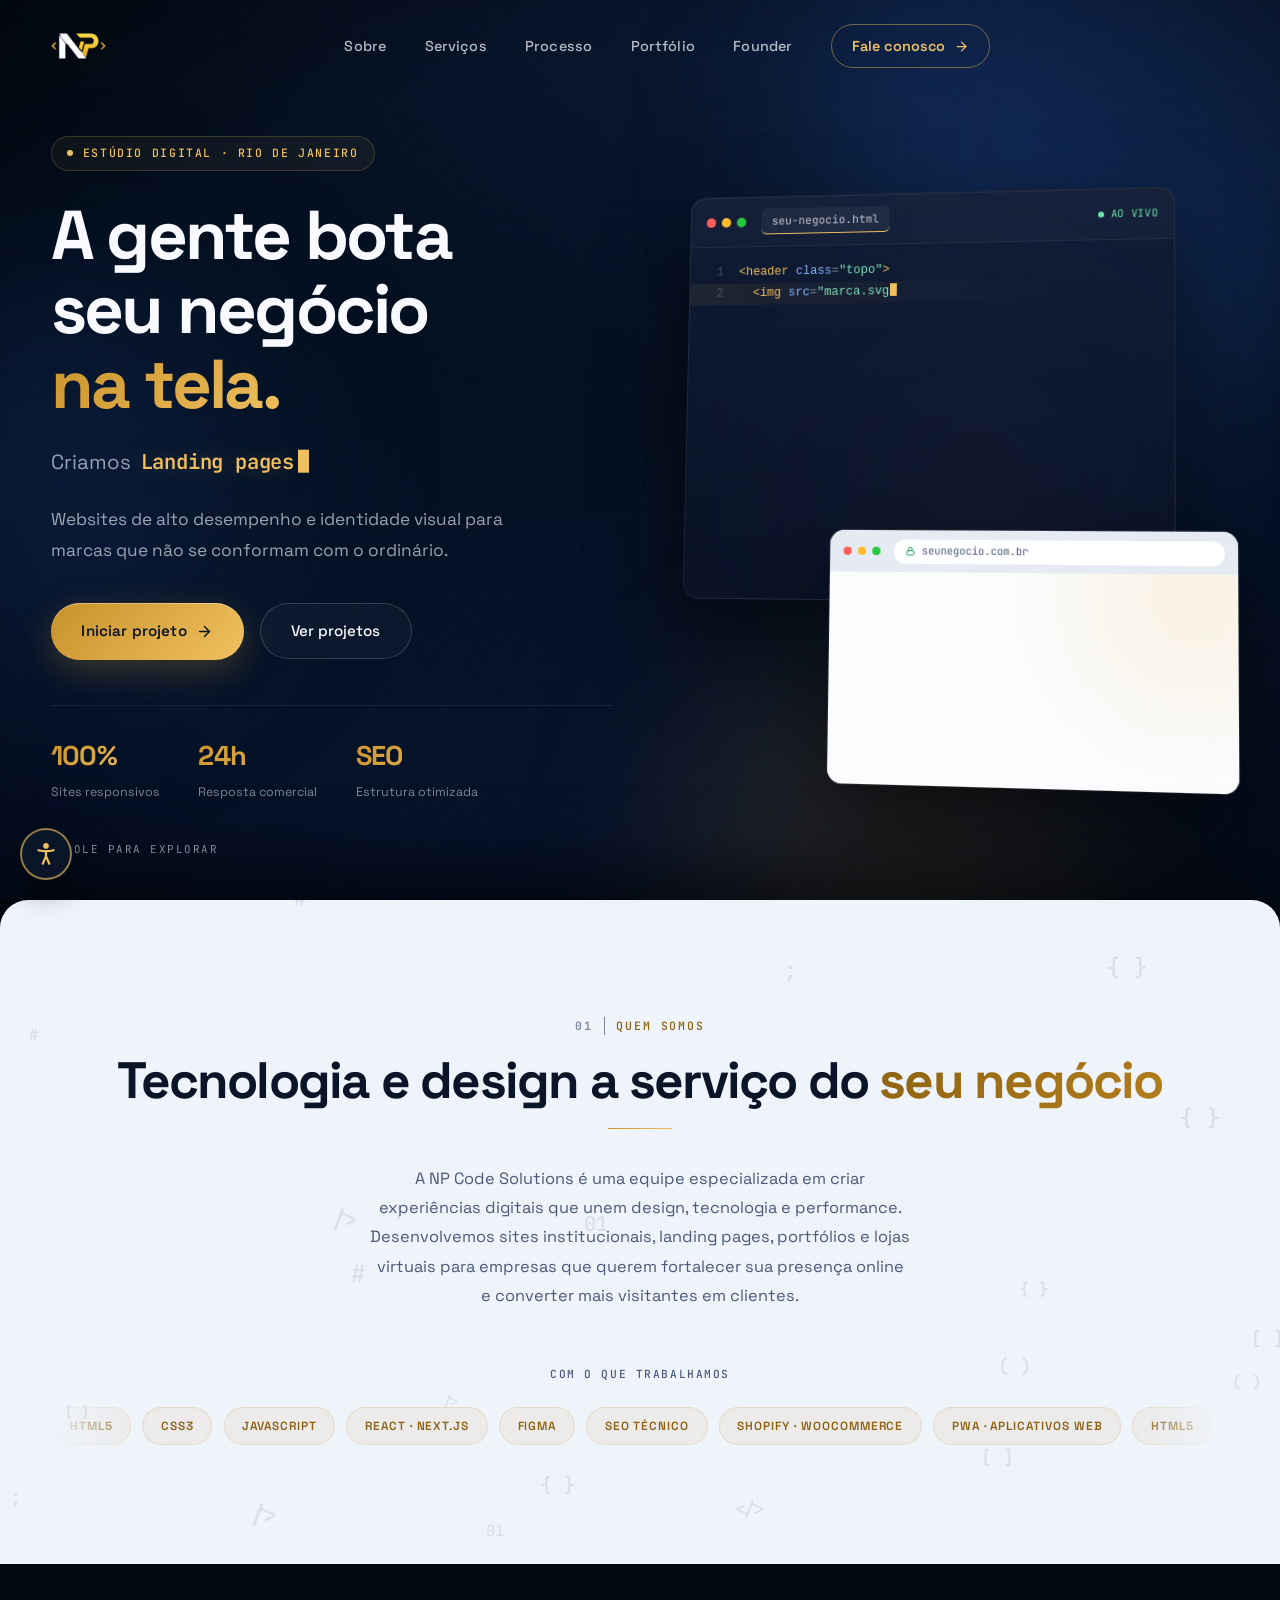
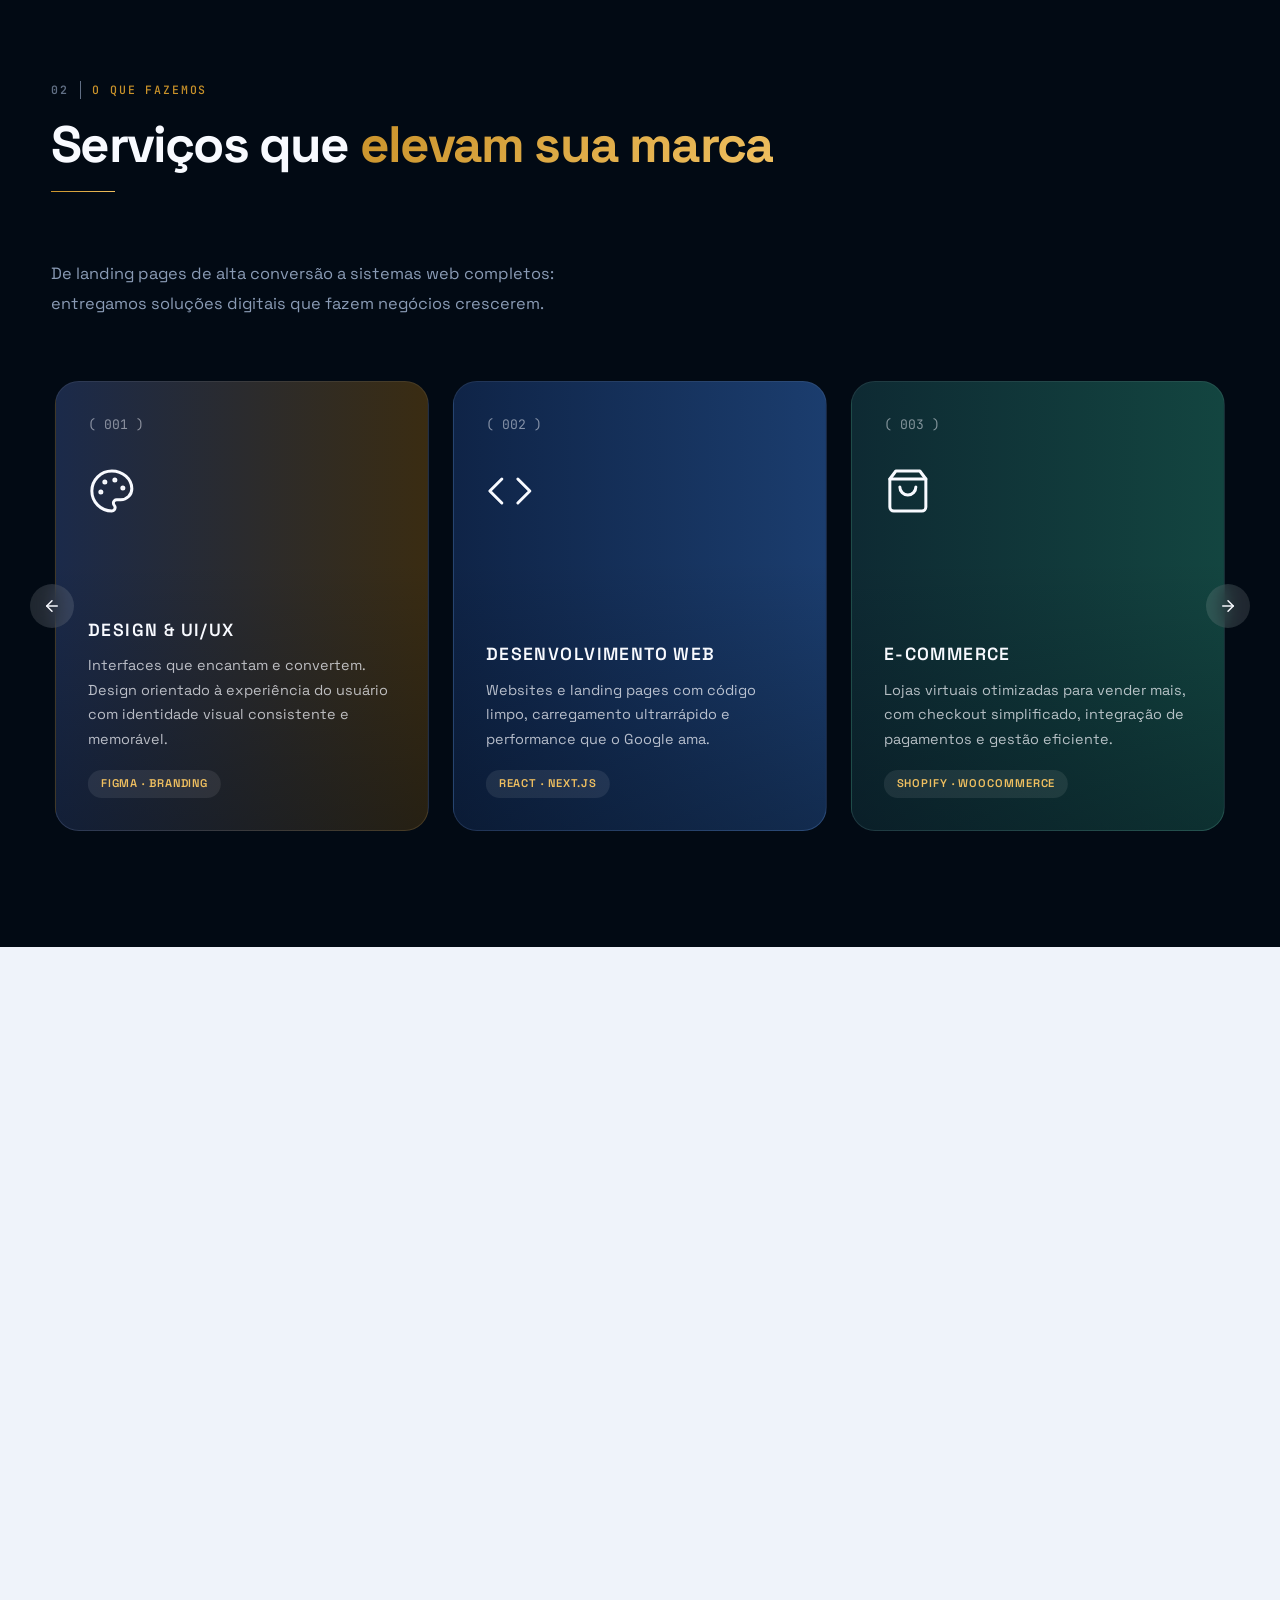
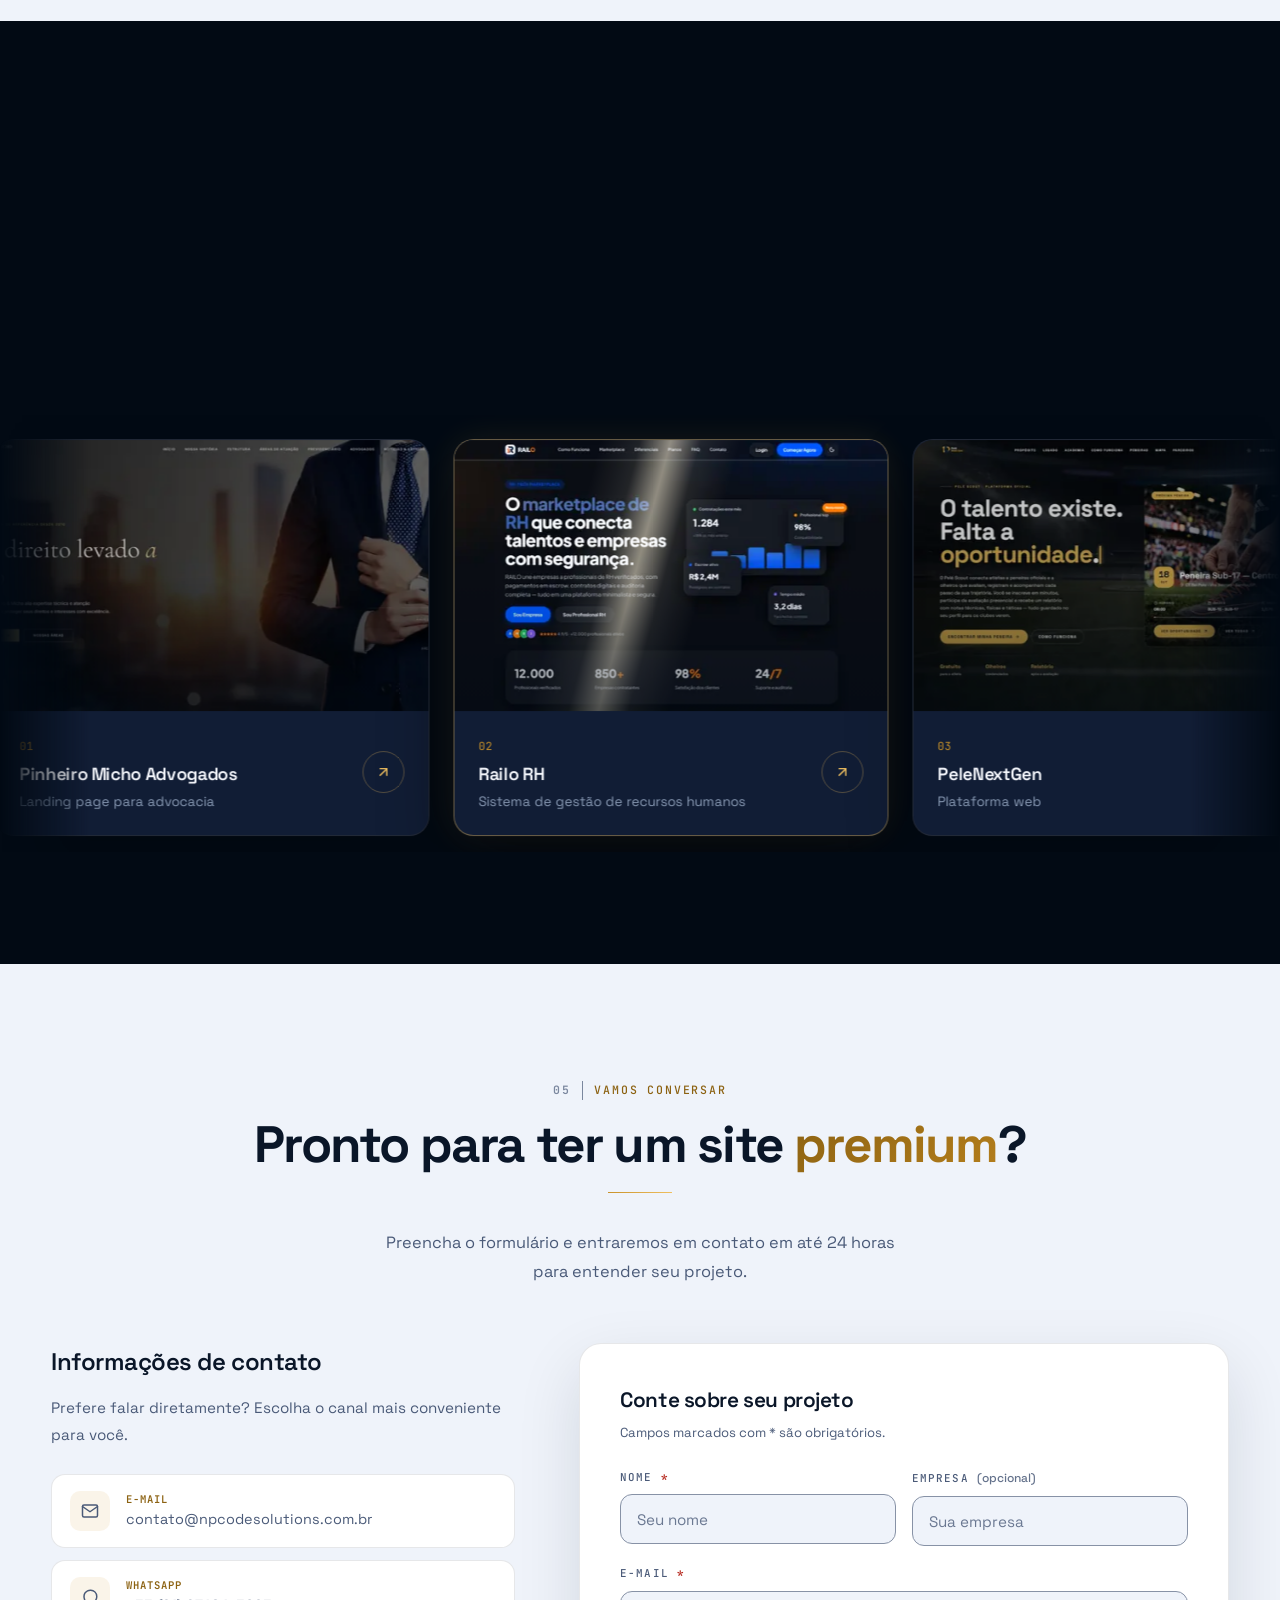
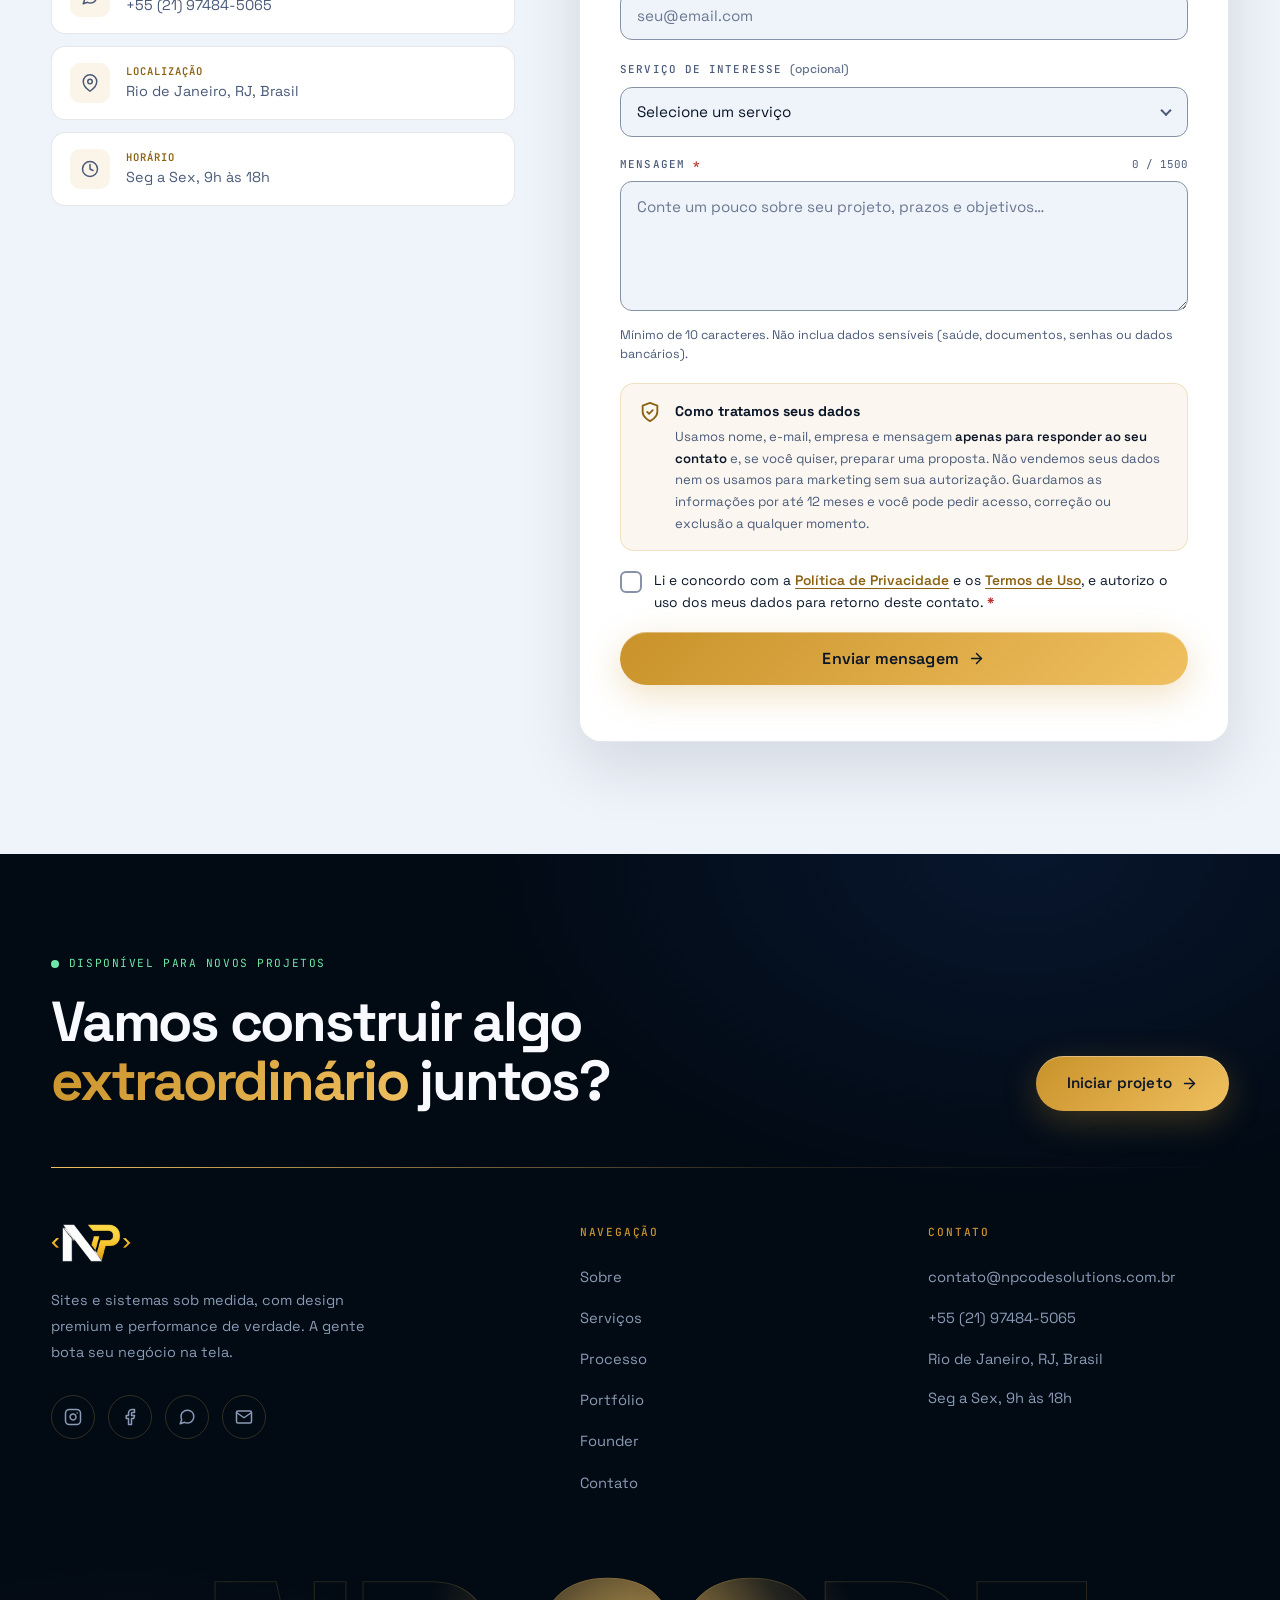
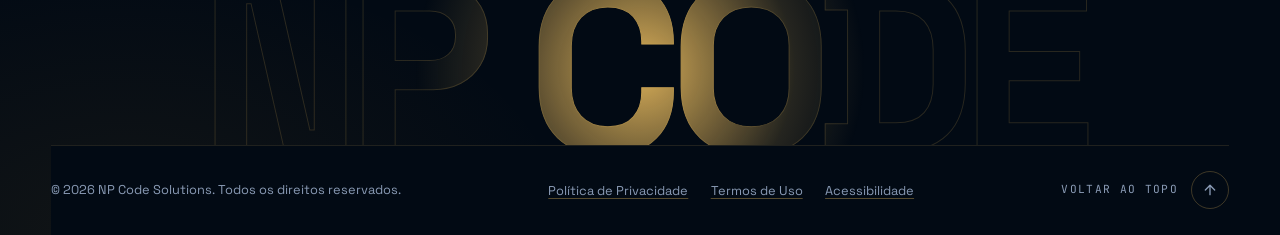
<file: index.html>
<!DOCTYPE html>
<html lang="pt-BR">
<head>
  <meta charset="UTF-8" />
  <meta name="viewport" content="width=device-width, initial-scale=1.0" />
  <title>NP Code Solutions | Websites que Convertem!</title>
  <meta name="description" content="NP Code Solutions: sites institucionais, landing pages, e-commerce e sistemas web sob medida, com design premium, SEO técnico e performance de verdade." />
  <meta name="google-site-verification" content="9QGSe1-xUFshHzWaCNVREVPfDzi55_LdJeyn-r8i23Q" />
  <link rel="canonical" href="https://www.npcodesolutions.com.br/" />
  <meta property="og:type" content="website" />
  <meta property="og:locale" content="pt_BR" />
  <meta property="og:site_name" content="NP Code Solutions" />
  <meta property="og:url" content="https://www.npcodesolutions.com.br/" />
  <meta property="og:title" content="NP Code Solutions | Websites que Convertem!" />
  <meta property="og:description" content="Sites institucionais, landing pages, e-commerce e sistemas web sob medida, com design premium, SEO técnico e performance de verdade." />
  <meta property="og:image" content="https://www.npcodesolutions.com.br/assets/img/og-image.jpg" />
  <meta property="og:image:width" content="1200" />
  <meta property="og:image:height" content="630" />
  <link rel="icon" type="image/png" sizes="32x32" href="assets/img/favicon-32.png" />
  <link rel="apple-touch-icon" href="assets/img/apple-touch-icon.png" />
  <link rel="preconnect" href="https://fonts.googleapis.com" />
  <link rel="preconnect" href="https://fonts.gstatic.com" crossorigin />
  <link href="https://fonts.googleapis.com/css2?family=JetBrains+Mono:wght@400;500;600&family=Space+Grotesk:wght@300;400;500;600;700&display=swap" rel="stylesheet" />
  <meta name="theme-color" content="#020a14" />
  <link rel="stylesheet" href="style.css" />
  <script>
    /* Applies saved accessibility preferences before first paint (no flash). */
    (function () {
      try {
        var p = JSON.parse(localStorage.getItem('np-a11y') || '{}');
        var h = document.documentElement;
        if (p.scale) h.style.fontSize = p.scale + '%';
        ['contrast', 'motion', 'links', 'readable'].forEach(function (k) { if (p[k]) h.classList.add('a11y-' + k); });
      } catch (e) {}
    })();
  </script>
</head>
<body>
  <a href="#conteudo" class="skip-link">Pular para o conteúdo principal</a>

  <!-- NAV -->
  <nav id="siteNav" aria-label="Navegação principal">
    <div class="container nav-inner">
      <a href="#inicio" class="nav-logo" aria-label="NP Code Solutions, voltar ao início">
        <img src="assets/img/logo-np.webp" alt="" width="252" height="120" />
      </a>
      <ul class="nav-links">
        <li><a href="#sobre">Sobre</a></li>
        <li><a href="#servicos">Serviços</a></li>
        <li><a href="#processo">Processo</a></li>
        <li><a href="#portfolio">Portfólio</a></li>
        <li><a href="fundador/">Founder</a></li>
        <li>
          <a href="#contato" class="nav-cta">
            Fale conosco
            <svg viewBox="0 0 24 24" fill="none" stroke="currentColor" stroke-width="2" stroke-linecap="round" stroke-linejoin="round" aria-hidden="true"><line x1="5" y1="12" x2="19" y2="12"/><polyline points="12 5 19 12 12 19"/></svg>
          </a>
        </li>
      </ul>
      <div class="nav-right">
        <button type="button" class="hamburger" id="hamburger" aria-label="Abrir menu" aria-expanded="false" aria-controls="mobileMenu">
          <span aria-hidden="true"></span><span aria-hidden="true"></span><span aria-hidden="true"></span>
        </button>
      </div>
    </div>
  </nav>

  <!-- MOBILE MENU -->
  <div class="mobile-menu" id="mobileMenu" role="dialog" aria-modal="true" aria-label="Menu de navegação">
    <a href="#sobre" class="mob-link">Sobre</a>
    <a href="#servicos" class="mob-link">Serviços</a>
    <a href="#processo" class="mob-link">Processo</a>
    <a href="#portfolio" class="mob-link">Portfólio</a>
    <a href="fundador/" class="mob-link">Founder</a>
    <a href="#contato" class="mob-link mob-cta">Contato</a>
  </div>

  <main id="conteudo" tabindex="-1">
  <!-- HERO -->
  <section class="hero" id="inicio">
    <div class="hero-bg" id="heroBg" aria-hidden="true">
      <span class="blob blob-1"></span>
      <span class="blob blob-2"></span>
      <span class="blob blob-3"></span>
      <span class="hero-grid"></span>
      <span class="hero-noise"></span>
    </div>

    <div class="container hero-content" id="heroContent">
      <div class="hero-text">
        <div class="hero-eyebrow h-anim">Estúdio digital · Rio de Janeiro</div>
        <h1>
          <span class="line"><span>A gente bota</span></span>
          <span class="line"><span>seu negócio</span></span>
          <span class="line"><span><em class="gold">na tela.</em></span></span>
        </h1>
        <p class="sr-only">Criamos sites institucionais, landing pages, e-commerce, sistemas web, aplicativos web e identidade digital.</p>
        <div class="hero-scramble h-anim" aria-hidden="true">
          <span class="scr-prefix">Criamos</span>
          <span class="scramble" id="scramble">Sites institucionais</span><span class="scr-caret"></span>
        </div>
        <p class="hero-sub h-anim">Websites de alto desempenho e identidade visual para marcas que não se conformam com o ordinário.</p>
        <div class="hero-actions h-anim">
          <a href="#contato" class="btn-primary magnetic">
            Iniciar projeto
            <svg viewBox="0 0 24 24" fill="none" stroke="currentColor" stroke-width="2" stroke-linecap="round" stroke-linejoin="round" aria-hidden="true"><line x1="5" y1="12" x2="19" y2="12"/><polyline points="12 5 19 12 12 19"/></svg>
          </a>
          <a href="#portfolio" class="btn-ghost magnetic">Ver projetos</a>
        </div>
        <div class="hero-stats h-anim">
          <div class="stat"><span>100%</span><small>Sites responsivos</small></div>
          <div class="stat"><span>24h</span><small>Resposta comercial</small></div>
          <div class="stat"><span>SEO</span><small>Estrutura otimizada</small></div>
        </div>
      </div>

      <!-- Código vira site -->
      <div class="hero-visual h-anim" id="heroVisual" aria-hidden="true">
        <div class="hv-glow"></div>
        <div class="hv-stage" id="hvStage">
          <div class="hv-editor">
            <div class="hv-bar">
              <span class="hv-dots"><i></i><i></i><i></i></span>
              <span class="hv-tab">seu-negocio.html</span>
              <span class="hv-live"><i></i>ao vivo</span>
            </div>
            <pre class="hv-code"><code id="hvCode"></code></pre>
          </div>

          <div class="hv-browser">
            <div class="hv-bbar">
              <span class="hv-dots"><i></i><i></i><i></i></span>
              <span class="hv-url">
                <svg aria-hidden="true" focusable="false" viewBox="0 0 24 24" fill="none" stroke="currentColor" stroke-width="2.4" stroke-linecap="round" stroke-linejoin="round"><rect x="4" y="11" width="16" height="10" rx="2"/><path d="M8 11V7a4 4 0 0 1 8 0v4"/></svg>
                seunegocio.com.br
              </span>
            </div>
            <div class="hv-page">
              <div class="hb hb-nav" data-step="0"><span class="hb-logo">Sua marca</span><span class="hb-links"><i></i><i></i><i></i></span></div>
              <div class="hb hb-title" data-step="1">Sua marca, no topo.</div>
              <div class="hb hb-text" data-step="2"><i></i><i></i></div>
              <div class="hb hb-btn" data-step="3">Fale conosco</div>
              <div class="hb hb-cards" data-step="4"><i></i><i></i><i></i></div>
            </div>
          </div>

          <div class="hv-chip chip-1"><b>⚡</b> Lighthouse 100</div>
          <div class="hv-chip chip-2"><b>✓</b> SEO técnico</div>
          <div class="hv-chip chip-3"><b>✓</b> Deploy no ar</div>
        </div>
      </div>
    </div>

    <a href="#sobre" class="scroll-hint" aria-label="Rolar para a próxima seção">
      <span class="scroll-line" aria-hidden="true"></span>
      Role para explorar
    </a>
  </section>

  <div class="page-stack">
    <!-- SOBRE -->
    <section class="section-light" id="sobre">
      <canvas id="aboutCanvas" class="about-canvas" aria-hidden="true"></canvas>
      <div class="container">
        <div class="reveal text-center">
          <span class="section-label"><b>01</b> Quem somos</span>
          <h2 class="section-title">Tecnologia e design a serviço do <span class="gold">seu negócio</span></h2>
          <div class="divider center"></div>
          <p class="section-sub">A NP Code Solutions é uma equipe especializada em criar experiências digitais que unem design, tecnologia e performance. Desenvolvemos sites institucionais, landing pages, portfólios e lojas virtuais para empresas que querem fortalecer sua presença online e converter mais visitantes em clientes.</p>
        </div>
        <div class="about-stack reveal" style="transition-delay:.1s">
          <span class="about-stack-label" id="stackLabel">Com o que trabalhamos</span>
          <div class="about-marquee">
            <div class="about-tags-track" role="list" aria-labelledby="stackLabel">
              <span class="service-tag" role="listitem">HTML5</span>
              <span class="service-tag" role="listitem">CSS3</span>
              <span class="service-tag" role="listitem">JavaScript</span>
              <span class="service-tag" role="listitem">React · Next.js</span>
              <span class="service-tag" role="listitem">Figma</span>
              <span class="service-tag" role="listitem">SEO Técnico</span>
              <span class="service-tag" role="listitem">Shopify · WooCommerce</span>
              <span class="service-tag" role="listitem">PWA · Aplicativos Web</span>
              <span class="service-tag" aria-hidden="true">HTML5</span>
              <span class="service-tag" aria-hidden="true">CSS3</span>
              <span class="service-tag" aria-hidden="true">JavaScript</span>
              <span class="service-tag" aria-hidden="true">React · Next.js</span>
              <span class="service-tag" aria-hidden="true">Figma</span>
              <span class="service-tag" aria-hidden="true">SEO Técnico</span>
              <span class="service-tag" aria-hidden="true">Shopify · WooCommerce</span>
              <span class="service-tag" aria-hidden="true">PWA · Aplicativos Web</span>
            </div>
          </div>
        </div>
      </div>
    </section>

    <!-- SERVICES -->
    <section id="servicos">
      <div class="container">
        <div class="reveal svc-head">
          <div>
            <span class="section-label"><b>02</b> O que fazemos</span>
            <h2 class="section-title">Serviços que <span class="gold">elevam sua marca</span></h2>
            <div class="divider"></div>
          </div>
          <p class="section-sub">De landing pages de alta conversão a sistemas web completos: entregamos soluções digitais que fazem negócios crescerem.</p>
        </div>

        <div class="svc-carousel" id="svcCarousel" role="region" aria-roledescription="carousel" aria-label="Serviços" tabindex="0">
          <div class="svc-viewport">
            <div class="svc-track" id="svcTrack">
              <div class="svc-item" role="group" aria-roledescription="slide" aria-label="1 de 6">
                <article class="svc-card spot g1">
                  <div class="svc-top">
                    <span class="svc-num">( 001 )</span>
                    <svg aria-hidden="true" focusable="false" class="svc-icon" viewBox="0 0 24 24" fill="none" stroke="currentColor" stroke-width="1.5" stroke-linecap="round" stroke-linejoin="round"><circle cx="13.5" cy="6.5" r=".5" fill="currentColor"/><circle cx="17.5" cy="10.5" r=".5" fill="currentColor"/><circle cx="8.5" cy="7.5" r=".5" fill="currentColor"/><circle cx="6.5" cy="12.5" r=".5" fill="currentColor"/><path d="M12 2C6.5 2 2 6.5 2 12s4.5 10 10 10c.926 0 1.648-.746 1.648-1.688 0-.437-.18-.835-.437-1.125-.29-.289-.438-.652-.438-1.125a1.64 1.64 0 0 1 1.668-1.668h1.996c3.051 0 5.555-2.503 5.555-5.554C21.965 6.012 17.461 2 12 2z"/></svg>
                  </div>
                  <div class="svc-body">
                    <h3>Design & UI/UX</h3>
                    <p>Interfaces que encantam e convertem. Design orientado à experiência do usuário com identidade visual consistente e memorável.</p>
                    <span class="service-tag">Figma · Branding</span>
                  </div>
                </article>
              </div>
              <div class="svc-item" role="group" aria-roledescription="slide" aria-label="2 de 6">
                <article class="svc-card spot g2">
                  <div class="svc-top">
                    <span class="svc-num">( 002 )</span>
                    <svg aria-hidden="true" focusable="false" class="svc-icon" viewBox="0 0 24 24" fill="none" stroke="currentColor" stroke-width="1.5" stroke-linecap="round" stroke-linejoin="round"><polyline points="16 18 22 12 16 6"/><polyline points="8 6 2 12 8 18"/></svg>
                  </div>
                  <div class="svc-body">
                    <h3>Desenvolvimento Web</h3>
                    <p>Websites e landing pages com código limpo, carregamento ultrarrápido e performance que o Google ama.</p>
                    <span class="service-tag">React · Next.js</span>
                  </div>
                </article>
              </div>
              <div class="svc-item" role="group" aria-roledescription="slide" aria-label="3 de 6">
                <article class="svc-card spot g3">
                  <div class="svc-top">
                    <span class="svc-num">( 003 )</span>
                    <svg aria-hidden="true" focusable="false" class="svc-icon" viewBox="0 0 24 24" fill="none" stroke="currentColor" stroke-width="1.5" stroke-linecap="round" stroke-linejoin="round"><path d="M6 2 3 6v14a2 2 0 0 0 2 2h14a2 2 0 0 0 2-2V6l-3-4Z"/><line x1="3" y1="6" x2="21" y2="6"/><path d="M16 10a4 4 0 0 1-8 0"/></svg>
                  </div>
                  <div class="svc-body">
                    <h3>E-commerce</h3>
                    <p>Lojas virtuais otimizadas para vender mais, com checkout simplificado, integração de pagamentos e gestão eficiente.</p>
                    <span class="service-tag">Shopify · WooCommerce</span>
                  </div>
                </article>
              </div>
              <div class="svc-item" role="group" aria-roledescription="slide" aria-label="4 de 6">
                <article class="svc-card spot g4">
                  <div class="svc-top">
                    <span class="svc-num">( 004 )</span>
                    <svg aria-hidden="true" focusable="false" class="svc-icon" viewBox="0 0 24 24" fill="none" stroke="currentColor" stroke-width="1.5" stroke-linecap="round" stroke-linejoin="round"><rect x="2" y="4" width="20" height="16" rx="2"/><line x1="2" y1="9" x2="22" y2="9"/><circle cx="5.5" cy="6.5" r=".5" fill="currentColor"/><circle cx="8" cy="6.5" r=".5" fill="currentColor"/><path d="m9 13-2 2 2 2"/><path d="m15 13 2 2-2 2"/></svg>
                  </div>
                  <div class="svc-body">
                    <h3>Aplicativos Web</h3>
                    <p>Sistemas e aplicações sob medida que rodam direto no navegador, em qualquer dispositivo, sem precisar de instalação. Da ideia ao lançamento com foco em usabilidade.</p>
                    <span class="service-tag">React · PWA</span>
                  </div>
                </article>
              </div>
              <div class="svc-item" role="group" aria-roledescription="slide" aria-label="5 de 6">
                <article class="svc-card spot g5">
                  <div class="svc-top">
                    <span class="svc-num">( 005 )</span>
                    <svg aria-hidden="true" focusable="false" class="svc-icon" viewBox="0 0 24 24" fill="none" stroke="currentColor" stroke-width="1.5" stroke-linecap="round" stroke-linejoin="round"><polyline points="22 7 13.5 15.5 8.5 10.5 2 17"/><polyline points="16 7 22 7 22 13"/></svg>
                  </div>
                  <div class="svc-body">
                    <h3>SEO & Performance</h3>
                    <p>Otimização técnica e de conteúdo para ranquear nas primeiras posições e aumentar o tráfego orgânico.</p>
                    <span class="service-tag">Core Web Vitals · SEO</span>
                  </div>
                </article>
              </div>
              <div class="svc-item" role="group" aria-roledescription="slide" aria-label="6 de 6">
                <article class="svc-card spot g6">
                  <div class="svc-top">
                    <span class="svc-num">( 006 )</span>
                    <svg aria-hidden="true" focusable="false" class="svc-icon" viewBox="0 0 24 24" fill="none" stroke="currentColor" stroke-width="1.5" stroke-linecap="round" stroke-linejoin="round"><path d="M12 22s8-4 8-10V5l-8-3-8 3v7c0 6 8 10 8 10z"/><polyline points="9 12 11 14 15 10"/></svg>
                  </div>
                  <div class="svc-body">
                    <h3>Manutenção & Suporte</h3>
                    <p>Seu site sempre no ar e atualizado. Suporte dedicado, backups automáticos e atualizações de segurança.</p>
                    <span class="service-tag">24/7 Monitoramento</span>
                  </div>
                </article>
              </div>
            </div>
          </div>
          <button type="button" class="svc-nav svc-prev" aria-label="Serviço anterior">
            <svg aria-hidden="true" focusable="false" viewBox="0 0 24 24" fill="none" stroke="currentColor" stroke-width="2" stroke-linecap="round" stroke-linejoin="round"><line x1="19" y1="12" x2="5" y2="12"/><polyline points="12 19 5 12 12 5"/></svg>
          </button>
          <button type="button" class="svc-nav svc-next" aria-label="Próximo serviço">
            <svg aria-hidden="true" focusable="false" viewBox="0 0 24 24" fill="none" stroke="currentColor" stroke-width="2" stroke-linecap="round" stroke-linejoin="round"><line x1="5" y1="12" x2="19" y2="12"/><polyline points="12 5 19 12 12 19"/></svg>
          </button>
        </div>
      </div>
    </section>

    <!-- PROCESS -->
    <section class="process section-light" id="processo">
      <div class="container">
        <div class="reveal text-center">
          <span class="section-label"><b>03</b> Como trabalhamos</span>
          <h2 class="section-title">Do briefing ao <span class="gold">lançamento</span></h2>
          <div class="divider center"></div>
          <p class="section-sub">Um processo transparente e colaborativo para entregar o site ideal no prazo combinado.</p>
        </div>
        <div class="process-steps">
          <div class="step reveal">
            <div class="step-num">01</div>
            <h4>Descoberta</h4>
            <p>Entendemos seu negócio, público-alvo e objetivos para definir a estratégia ideal.</p>
          </div>
          <div class="step reveal" style="transition-delay:.1s">
            <div class="step-num">02</div>
            <h4>Design</h4>
            <p>Criamos o layout no Figma e alinhamos cada detalhe antes de escrever uma linha de código.</p>
          </div>
          <div class="step reveal" style="transition-delay:.2s">
            <div class="step-num">03</div>
            <h4>Desenvolvimento</h4>
            <p>Codificamos com as melhores práticas: performance, acessibilidade e responsividade.</p>
          </div>
          <div class="step reveal" style="transition-delay:.3s">
            <div class="step-num">04</div>
            <h4>Lançamento</h4>
            <p>Deploy, testes finais e entrega. Seu site no ar e pronto para converter.</p>
          </div>
        </div>
      </div>
    </section>

    <!-- PORTFOLIO -->
    <section id="portfolio">
      <div class="container">
        <div class="reveal work-head">
          <div>
            <span class="section-label"><b>04</b> Projetos recentes</span>
            <h2 class="section-title">Trabalhos que nos <span class="gold">orgulham</span></h2>
            <div class="divider"></div>
          </div>
          <div class="work-controls">
            <p class="work-hint" id="workHint">Passe o mouse para pausar · arraste ou use Tab para navegar</p>
            <button type="button" class="work-toggle" id="workToggle" aria-pressed="false" aria-controls="workMarquee">
              <svg class="i-pause" aria-hidden="true" focusable="false" viewBox="0 0 24 24" fill="currentColor"><rect x="6" y="5" width="4" height="14" rx="1"/><rect x="14" y="5" width="4" height="14" rx="1"/></svg>
              <svg class="i-play" aria-hidden="true" focusable="false" viewBox="0 0 24 24" fill="currentColor"><path d="M8 5.5v13a1 1 0 0 0 1.5.86l10.5-6.5a1 1 0 0 0 0-1.72L9.5 4.64A1 1 0 0 0 8 5.5z"/></svg>
              <span class="work-toggle-label">Pausar</span>
            </button>
          </div>
        </div>
      </div>

      <div class="work-marquee" id="workMarquee" role="region" aria-label="Projetos do portfólio" aria-describedby="workHint">
        <div class="work-track" id="workTrack">
          <a class="work-card" href="https://pinheiromichoadv.vercel.app/" target="_blank" rel="noopener">
            <div class="work-img">
              <img src="assets/img/pinheiromicho-1040.webp" srcset="assets/img/pinheiromicho-640.webp 640w, assets/img/pinheiromicho-1040.webp 1040w" sizes="(max-width: 853px) 290px, (min-width: 1530px) 520px, 34vw" alt="" width="1040" height="520" draggable="false" loading="lazy" decoding="async">
              <img src="assets/img/pinheiromicho2-1040.webp" srcset="assets/img/pinheiromicho2-640.webp 640w, assets/img/pinheiromicho2-1040.webp 1040w" sizes="(max-width: 853px) 290px, (min-width: 1530px) 520px, 34vw" alt="" width="1040" height="520" draggable="false" loading="lazy" decoding="async">
            </div>
            <div class="work-meta">
              <div>
                <span class="work-idx">01</span>
                <h3>Pinheiro Micho Advogados</h3>
                <p>Landing page para advocacia<span class="sr-only"> (abre em nova aba)</span></p>
              </div>
              <span class="work-arrow" aria-hidden="true"><svg aria-hidden="true" focusable="false" viewBox="0 0 24 24" fill="none" stroke="currentColor" stroke-width="2" stroke-linecap="round" stroke-linejoin="round"><line x1="7" y1="17" x2="17" y2="7"/><polyline points="7 7 17 7 17 17"/></svg></span>
            </div>
          </a>
          <a class="work-card" href="https://site-rairorh.vercel.app/" target="_blank" rel="noopener">
            <div class="work-img">
              <img src="assets/img/railorh-1040.webp" srcset="assets/img/railorh-640.webp 640w, assets/img/railorh-1040.webp 1040w" sizes="(max-width: 853px) 290px, (min-width: 1530px) 520px, 34vw" alt="" width="1040" height="520" draggable="false" loading="lazy" decoding="async">
              <img src="assets/img/railorh2-1040.webp" srcset="assets/img/railorh2-640.webp 640w, assets/img/railorh2-1040.webp 1040w" sizes="(max-width: 853px) 290px, (min-width: 1530px) 520px, 34vw" alt="" width="1040" height="520" draggable="false" loading="lazy" decoding="async">
            </div>
            <div class="work-meta">
              <div>
                <span class="work-idx">02</span>
                <h3>Railo RH</h3>
                <p>Sistema de gestão de recursos humanos<span class="sr-only"> (abre em nova aba)</span></p>
              </div>
              <span class="work-arrow" aria-hidden="true"><svg aria-hidden="true" focusable="false" viewBox="0 0 24 24" fill="none" stroke="currentColor" stroke-width="2" stroke-linecap="round" stroke-linejoin="round"><line x1="7" y1="17" x2="17" y2="7"/><polyline points="7 7 17 7 17 17"/></svg></span>
            </div>
          </a>
          <a class="work-card" href="https://pelenextgen.vercel.app/" target="_blank" rel="noopener">
            <div class="work-img">
              <img src="assets/img/pelenextgen-1040.webp" srcset="assets/img/pelenextgen-640.webp 640w, assets/img/pelenextgen-1040.webp 1040w" sizes="(max-width: 853px) 290px, (min-width: 1530px) 520px, 34vw" alt="" width="1040" height="520" draggable="false" loading="lazy" decoding="async">
              <img src="assets/img/pelenextgen2-1040.webp" srcset="assets/img/pelenextgen2-640.webp 640w, assets/img/pelenextgen2-1040.webp 1040w" sizes="(max-width: 853px) 290px, (min-width: 1530px) 520px, 34vw" alt="" width="1040" height="520" draggable="false" loading="lazy" decoding="async">
            </div>
            <div class="work-meta">
              <div>
                <span class="work-idx">03</span>
                <h3>PeleNextGen</h3>
                <p>Plataforma web<span class="sr-only"> (abre em nova aba)</span></p>
              </div>
              <span class="work-arrow" aria-hidden="true"><svg aria-hidden="true" focusable="false" viewBox="0 0 24 24" fill="none" stroke="currentColor" stroke-width="2" stroke-linecap="round" stroke-linejoin="round"><line x1="7" y1="17" x2="17" y2="7"/><polyline points="7 7 17 7 17 17"/></svg></span>
            </div>
          </a>
          <a class="work-card" href="https://shinatal.shinerio.com/" target="_blank" rel="noopener">
            <div class="work-img">
              <img src="assets/img/shinatal-1040.webp" srcset="assets/img/shinatal-640.webp 640w, assets/img/shinatal-1040.webp 1040w" sizes="(max-width: 853px) 290px, (min-width: 1530px) 520px, 34vw" alt="" width="1040" height="520" draggable="false" loading="lazy" decoding="async">
              <img src="assets/img/shinatal2-1040.webp" srcset="assets/img/shinatal2-640.webp 640w, assets/img/shinatal2-1040.webp 1040w" sizes="(max-width: 853px) 290px, (min-width: 1530px) 520px, 34vw" alt="" width="1040" height="520" draggable="false" loading="lazy" decoding="async">
            </div>
            <div class="work-meta">
              <div>
                <span class="work-idx">04</span>
                <h3>Shinatal</h3>
                <p>Site institucional<span class="sr-only"> (abre em nova aba)</span></p>
              </div>
              <span class="work-arrow" aria-hidden="true"><svg aria-hidden="true" focusable="false" viewBox="0 0 24 24" fill="none" stroke="currentColor" stroke-width="2" stroke-linecap="round" stroke-linejoin="round"><line x1="7" y1="17" x2="17" y2="7"/><polyline points="7 7 17 7 17 17"/></svg></span>
            </div>
          </a>
          <a class="work-card" href="https://imobiliaria-atelier.vercel.app/" target="_blank" rel="noopener">
            <div class="work-img">
              <img src="assets/img/atelier-1040.webp" srcset="assets/img/atelier-640.webp 640w, assets/img/atelier-1040.webp 1040w" sizes="(max-width: 853px) 290px, (min-width: 1530px) 520px, 34vw" alt="" width="1040" height="520" draggable="false" loading="lazy" decoding="async">
              <img src="assets/img/atelier2-1040.webp" srcset="assets/img/atelier2-640.webp 640w, assets/img/atelier2-1040.webp 1040w" sizes="(max-width: 853px) 290px, (min-width: 1530px) 520px, 34vw" alt="" width="1040" height="520" draggable="false" loading="lazy" decoding="async">
            </div>
            <div class="work-meta">
              <div>
                <span class="work-idx">05</span>
                <h3>Atelier Residences</h3>
                <p>Landing page imobiliária de alto padrão<span class="sr-only"> (abre em nova aba)</span></p>
              </div>
              <span class="work-arrow" aria-hidden="true"><svg aria-hidden="true" focusable="false" viewBox="0 0 24 24" fill="none" stroke="currentColor" stroke-width="2" stroke-linecap="round" stroke-linejoin="round"><line x1="7" y1="17" x2="17" y2="7"/><polyline points="7 7 17 7 17 17"/></svg></span>
            </div>
          </a>
        </div>
      </div>
    </section>

    <!-- CONTACT -->
    <section class="section-light" id="contato">
      <div class="container">
        <div class="reveal text-center">
          <span class="section-label"><b>05</b> Vamos conversar</span>
          <h2 class="section-title">Pronto para ter um site <span class="gold">premium</span>?</h2>
          <div class="divider center"></div>
          <p class="section-sub">Preencha o formulário e entraremos em contato em até 24 horas para entender seu projeto.</p>
        </div>
        <div class="contact-wrap">
          <div class="contact-info reveal">
            <h3>Informações de contato</h3>
            <p>Prefere falar diretamente? Escolha o canal mais conveniente para você.</p>
            <a class="contact-detail spot" href="mailto:contato@npcodesolutions.com.br">
              <span class="contact-icon"><svg aria-hidden="true" focusable="false" viewBox="0 0 24 24" fill="none" stroke="currentColor" stroke-width="2" stroke-linecap="round" stroke-linejoin="round"><path d="M4 4h16c1.1 0 2 .9 2 2v12c0 1.1-.9 2-2 2H4c-1.1 0-2-.9-2-2V6c0-1.1.9-2 2-2z"/><polyline points="22,6 12,13 2,6"/></svg></span>
              <div>
                <strong>E-mail</strong>
                <span>contato@npcodesolutions.com.br</span>
              </div>
            </a>
            <a class="contact-detail spot" href="https://wa.me/5521974845065" target="_blank" rel="noopener">
              <span class="contact-icon"><svg aria-hidden="true" focusable="false" viewBox="0 0 24 24" fill="none" stroke="currentColor" stroke-width="2" stroke-linecap="round" stroke-linejoin="round"><path d="M21 11.5a8.38 8.38 0 0 1-.9 3.8 8.5 8.5 0 0 1-7.6 4.7 8.38 8.38 0 0 1-3.8-.9L3 21l1.9-5.7a8.38 8.38 0 0 1-.9-3.8 8.5 8.5 0 0 1 4.7-7.6 8.38 8.38 0 0 1 3.8-.9h.5a8.48 8.48 0 0 1 8 8v.5z"/></svg></span>
              <div>
                <strong>WhatsApp</strong>
                <span>+55 (21) 97484-5065</span><span class="sr-only"> (abre em nova aba)</span>
              </div>
            </a>
            <div class="contact-detail spot">
              <span class="contact-icon"><svg aria-hidden="true" focusable="false" viewBox="0 0 24 24" fill="none" stroke="currentColor" stroke-width="2" stroke-linecap="round" stroke-linejoin="round"><path d="M21 10c0 7-9 13-9 13s-9-6-9-13a9 9 0 0 1 18 0z"/><circle cx="12" cy="10" r="3"/></svg></span>
              <div>
                <strong>Localização</strong>
                <span>Rio de Janeiro, RJ, Brasil</span>
              </div>
            </div>
            <div class="contact-detail spot">
              <span class="contact-icon"><svg aria-hidden="true" focusable="false" viewBox="0 0 24 24" fill="none" stroke="currentColor" stroke-width="2" stroke-linecap="round" stroke-linejoin="round"><circle cx="12" cy="12" r="10"/><polyline points="12 6 12 12 16 14"/></svg></span>
              <div>
                <strong>Horário</strong>
                <span>Seg a Sex, 9h às 18h</span>
              </div>
            </div>
          </div>
          <form class="contact-form spot reveal" style="transition-delay:.15s" id="contactForm" action="https://api.web3forms.com/submit" method="POST" novalidate aria-labelledby="formTitle" aria-describedby="formRequired">
            <h3 class="form-title" id="formTitle">Conte sobre seu projeto</h3>
            <p class="form-required" id="formRequired">Campos marcados com <span aria-hidden="true">*</span><span class="sr-only">asterisco</span> são obrigatórios.</p>

            <!-- Web3Forms (https://web3forms.com): a chave é pública por design e só permite
                 ENVIAR mensagens para o e-mail cadastrado nela; não dá acesso a nada. -->
            <input type="hidden" name="access_key" id="formAccessKey" value="67ca96e8-4a08-41d5-9a26-b0b27dccd49b" />
            <input type="hidden" name="subject" value="Novo contato pelo site NP Code" />
            <input type="hidden" name="from_name" value="Site NP Code Solutions" />
            <!-- Sem JavaScript, o envio tradicional volta direto para o site -->
            <input type="hidden" name="redirect" id="formRedirect" value="" />
            <!-- Honeypot anti-spam: invisível para pessoas, marcado só por robôs -->
            <div class="hp" aria-hidden="true">
              <label for="hpField">Não marque este campo</label>
              <input type="checkbox" id="hpField" name="botcheck" tabindex="-1" autocomplete="off" />
            </div>

            <div class="form-row">
              <div class="field">
                <label for="nome">Nome <span class="req" aria-hidden="true">*</span></label>
                <input type="text" id="nome" name="name" placeholder="Seu nome" autocomplete="name" required aria-required="true" aria-describedby="nome-erro" minlength="2" maxlength="80" />
                <p class="field-error" id="nome-erro" aria-live="polite"></p>
              </div>
              <div class="field">
                <label for="empresa">Empresa <span class="opt">(opcional)</span></label>
                <input type="text" id="empresa" name="company" placeholder="Sua empresa" autocomplete="organization" maxlength="80" />
              </div>
            </div>
            <div class="field">
              <label for="email">E-mail <span class="req" aria-hidden="true">*</span></label>
              <input type="email" id="email" name="email" placeholder="seu@email.com" autocomplete="email" inputmode="email" spellcheck="false" required aria-required="true" aria-describedby="email-erro" maxlength="120" />
              <p class="field-error" id="email-erro" aria-live="polite"></p>
            </div>
            <div class="field">
              <label for="servico">Serviço de interesse <span class="opt">(opcional)</span></label>
              <div class="select-wrap">
                <select id="servico" name="service">
                  <option value="" selected>Selecione um serviço</option>
                  <option>Design & UI/UX</option>
                  <option>Desenvolvimento Web</option>
                  <option>E-commerce</option>
                  <option>Aplicativo Web</option>
                  <option>SEO & Performance</option>
                  <option>Outro</option>
                </select>
              </div>
            </div>
            <div class="field">
              <div class="label-row">
                <label for="mensagem">Mensagem <span class="req" aria-hidden="true">*</span></label>
                <span class="char-count" id="mensagem-contador" aria-hidden="true">0 / 1500</span>
              </div>
              <textarea id="mensagem" name="message" placeholder="Conte um pouco sobre seu projeto, prazos e objetivos…" required aria-required="true" aria-describedby="mensagem-dica mensagem-erro" minlength="10" maxlength="1500"></textarea>
              <p class="field-hint" id="mensagem-dica">Mínimo de 10 caracteres. Não inclua dados sensíveis (saúde, documentos, senhas ou dados bancários).</p>
              <p class="field-error" id="mensagem-erro" aria-live="polite"></p>
            </div>

            <div class="privacy-note" id="privacyNote">
              <svg aria-hidden="true" focusable="false" viewBox="0 0 24 24" fill="none" stroke="currentColor" stroke-width="2" stroke-linecap="round" stroke-linejoin="round"><path d="M12 22s8-4 8-10V5l-8-3-8 3v7c0 6 8 10 8 10z"/><polyline points="9 12 11 14 15 10"/></svg>
              <div>
                <strong>Como tratamos seus dados</strong>
                <p>Usamos nome, e-mail, empresa e mensagem <b>apenas para responder ao seu contato</b> e, se você quiser, preparar uma proposta. Não vendemos seus dados nem os usamos para marketing sem sua autorização. Guardamos as informações por até 12 meses e você pode pedir acesso, correção ou exclusão a qualquer momento.</p>
              </div>
            </div>

            <div class="field consent-field">
              <div class="consent">
                <input type="checkbox" id="consentimento" name="consentimento_lgpd" value="Sim" required aria-required="true" aria-describedby="consentimento-erro privacyNote" />
                <label for="consentimento">
                  Li e concordo com a
                  <a href="#politica-de-privacidade" class="inline-link" data-open-dialog="dlgPrivacy">Política de Privacidade</a>
                  e os
                  <a href="#termos-de-uso" class="inline-link" data-open-dialog="dlgTerms">Termos de Uso</a>,
                  e autorizo o uso dos meus dados para retorno deste contato. <span class="req" aria-hidden="true">*</span>
                </label>
              </div>
              <p class="field-error" id="consentimento-erro" aria-live="polite"></p>
            </div>

            <button type="submit" class="btn-primary form-submit" id="formSubmit">
              <span class="submit-label">Enviar mensagem</span>
              <span class="spinner" aria-hidden="true"></span>
              <svg aria-hidden="true" focusable="false" viewBox="0 0 24 24" fill="none" stroke="currentColor" stroke-width="2" stroke-linecap="round" stroke-linejoin="round"><line x1="5" y1="12" x2="19" y2="12"/><polyline points="12 5 19 12 12 19"/></svg>
            </button>
            <div class="form-status" id="formStatus" role="status" aria-live="polite" tabindex="-1"></div>
          </form>
        </div>
      </div>
    </section>
  </div>
  </main>

  <!-- FOOTER -->
    <footer class="site-footer" id="siteFooter">
      <div class="container footer-cta reveal">
        <div>
          <span class="avail"><i aria-hidden="true"></i>Disponível para novos projetos</span>
          <h2>Vamos construir algo <span class="gold">extraordinário</span> juntos?</h2>
        </div>
        <a href="#contato" class="btn-primary magnetic">
          Iniciar projeto
          <svg viewBox="0 0 24 24" fill="none" stroke="currentColor" stroke-width="2" stroke-linecap="round" stroke-linejoin="round" aria-hidden="true"><line x1="5" y1="12" x2="19" y2="12"/><polyline points="12 5 19 12 12 19"/></svg>
        </a>
      </div>

      <div class="container"><div class="footer-line"></div></div>

      <div class="container footer-top">
        <div class="footer-brand reveal">
          <a href="#inicio" class="footer-logo">
            <img src="assets/img/logo-np.webp" alt="NP Code Solutions" width="252" height="120" loading="lazy" decoding="async" />
          </a>
          <p class="footer-tagline">Sites e sistemas sob medida, com design premium e performance de verdade. A gente bota seu negócio na tela.</p>
          <div class="footer-social">
            <a href="https://www.instagram.com/np_code.solutions/" target="_blank" rel="noopener" class="social-icon" aria-label="Instagram (abre em nova aba)" data-label="Instagram">
              <svg aria-hidden="true" focusable="false" viewBox="0 0 24 24" fill="none" stroke="currentColor" stroke-width="2" stroke-linecap="round" stroke-linejoin="round">
                <rect x="2" y="2" width="20" height="20" rx="5" ry="5"/>
                <path d="M16 11.37A4 4 0 1 1 12.63 8 4 4 0 0 1 16 11.37z"/>
                <circle cx="17.5" cy="6.5" r="1" fill="currentColor" stroke="none"/>
              </svg>
            </a>
            <a href="#" target="_blank" rel="noopener" class="social-icon" aria-label="Facebook" data-label="Facebook">
              <svg aria-hidden="true" focusable="false" viewBox="0 0 24 24" fill="none" stroke="currentColor" stroke-width="2" stroke-linecap="round" stroke-linejoin="round">
                <path d="M18 2h-3a5 5 0 0 0-5 5v3H7v4h3v8h4v-8h3l1-4h-4V7a1 1 0 0 1 1-1h3z"/>
              </svg>
            </a>
            <a href="https://wa.me/5521974845065" target="_blank" rel="noopener" class="social-icon" aria-label="WhatsApp (abre em nova aba)" data-label="WhatsApp">
              <svg aria-hidden="true" focusable="false" viewBox="0 0 24 24" fill="none" stroke="currentColor" stroke-width="2" stroke-linecap="round" stroke-linejoin="round">
                <path d="M21 11.5a8.38 8.38 0 0 1-.9 3.8 8.5 8.5 0 0 1-7.6 4.7 8.38 8.38 0 0 1-3.8-.9L3 21l1.9-5.7a8.38 8.38 0 0 1-.9-3.8 8.5 8.5 0 0 1 4.7-7.6 8.38 8.38 0 0 1 3.8-.9h.5a8.48 8.48 0 0 1 8 8v.5z"/>
              </svg>
            </a>
            <a href="mailto:contato@npcodesolutions.com.br" class="social-icon" aria-label="E-mail" data-label="E-mail">
              <svg aria-hidden="true" focusable="false" viewBox="0 0 24 24" fill="none" stroke="currentColor" stroke-width="2" stroke-linecap="round" stroke-linejoin="round">
                <path d="M4 4h16c1.1 0 2 .9 2 2v12c0 1.1-.9 2-2 2H4c-1.1 0-2-.9-2-2V6c0-1.1.9-2 2-2z"/>
                <polyline points="22,6 12,13 2,6"/>
              </svg>
            </a>
          </div>
        </div>
        <div class="footer-col reveal" style="transition-delay:.1s">
          <h3>Navegação</h3>
          <ul class="footer-links">
            <li><a href="#sobre">Sobre</a></li>
            <li><a href="#servicos">Serviços</a></li>
            <li><a href="#processo">Processo</a></li>
            <li><a href="#portfolio">Portfólio</a></li>
            <li><a href="fundador/">Founder</a></li>
            <li><a href="#contato">Contato</a></li>
          </ul>
        </div>
        <div class="footer-col reveal" style="transition-delay:.2s">
          <h3>Contato</h3>
          <ul class="footer-links">
            <li><a href="mailto:contato@npcodesolutions.com.br">contato@npcodesolutions.com.br</a></li>
            <li><a href="https://wa.me/5521974845065" target="_blank" rel="noopener">+55 (21) 97484-5065<span class="sr-only"> (WhatsApp, abre em nova aba)</span></a></li>
            <li><span>Rio de Janeiro, RJ, Brasil</span></li>
            <li><span>Seg a Sex, 9h às 18h</span></li>
          </ul>
        </div>
      </div>

      <div class="footer-wordmark" id="footerWordmark" aria-hidden="true">NP CODE</div>

      <div class="container footer-bottom">
        <p class="footer-copy">© 2026 NP Code Solutions. Todos os direitos reservados.</p>
        <ul class="footer-legal">
          <li><a href="#politica-de-privacidade" data-open-dialog="dlgPrivacy">Política de Privacidade</a></li>
          <li><a href="#termos-de-uso" data-open-dialog="dlgTerms">Termos de Uso</a></li>
          <li><button type="button" class="footer-a11y" data-open-a11y>Acessibilidade</button></li>
        </ul>
        <a href="#inicio" class="to-top">
          Voltar ao topo
          <span class="to-top-icon" aria-hidden="true"><svg aria-hidden="true" focusable="false" viewBox="0 0 24 24" fill="none" stroke="currentColor" stroke-width="2" stroke-linecap="round" stroke-linejoin="round"><line x1="12" y1="19" x2="12" y2="5"/><polyline points="5 12 12 5 19 12"/></svg></span>
        </a>
      </div>
    </footer>

  <!-- ACCESSIBILITY PANEL -->
  <div class="a11y" id="a11y">
    <button type="button" class="a11y-fab" id="a11yToggle" aria-expanded="false" aria-controls="a11yPanel" aria-label="Opções de acessibilidade">
      <svg aria-hidden="true" focusable="false" viewBox="0 0 24 24" fill="none" stroke="currentColor" stroke-width="2" stroke-linecap="round" stroke-linejoin="round"><circle cx="12" cy="4.5" r="1.6" fill="currentColor"/><path d="M5 8.5c2.3.6 4.6.9 7 .9s4.7-.3 7-.9"/><path d="M12 9.4v4.6"/><path d="m9 21 3-7 3 7"/></svg>
    </button>
    <div class="a11y-panel" id="a11yPanel" role="region" aria-labelledby="a11yTitle" hidden>
      <div class="a11y-head">
        <h2 id="a11yTitle">Acessibilidade</h2>
        <button type="button" class="a11y-close" id="a11yClose" aria-label="Fechar opções de acessibilidade">
          <svg aria-hidden="true" focusable="false" viewBox="0 0 24 24" fill="none" stroke="currentColor" stroke-width="2" stroke-linecap="round"><line x1="18" y1="6" x2="6" y2="18"/><line x1="6" y1="6" x2="18" y2="18"/></svg>
        </button>
      </div>
      <div class="a11y-group" role="group" aria-labelledby="a11yFontLabel">
        <span class="a11y-label" id="a11yFontLabel">Tamanho do texto</span>
        <div class="a11y-scale">
          <button type="button" data-a11y-scale="-1" aria-label="Diminuir texto">A−</button>
          <output id="a11yScaleValue" aria-live="polite">100%</output>
          <button type="button" data-a11y-scale="1" aria-label="Aumentar texto">A+</button>
        </div>
      </div>
      <div class="a11y-options">
        <button type="button" class="a11y-opt" data-a11y-toggle="contrast" aria-pressed="false">
          <svg aria-hidden="true" focusable="false" viewBox="0 0 24 24" fill="none" stroke="currentColor" stroke-width="2"><circle cx="12" cy="12" r="9"/><path d="M12 3v18a9 9 0 0 0 0-18z" fill="currentColor"/></svg>
          Alto contraste
        </button>
        <button type="button" class="a11y-opt" data-a11y-toggle="motion" aria-pressed="false">
          <svg aria-hidden="true" focusable="false" viewBox="0 0 24 24" fill="currentColor"><rect x="6" y="5" width="4" height="14" rx="1"/><rect x="14" y="5" width="4" height="14" rx="1"/></svg>
          Pausar animações
        </button>
        <button type="button" class="a11y-opt" data-a11y-toggle="links" aria-pressed="false">
          <svg aria-hidden="true" focusable="false" viewBox="0 0 24 24" fill="none" stroke="currentColor" stroke-width="2" stroke-linecap="round"><path d="M6 4v7a6 6 0 0 0 12 0V4"/><line x1="4" y1="21" x2="20" y2="21"/></svg>
          Destacar links
        </button>
        <button type="button" class="a11y-opt" data-a11y-toggle="readable" aria-pressed="false">
          <svg aria-hidden="true" focusable="false" viewBox="0 0 24 24" fill="none" stroke="currentColor" stroke-width="2" stroke-linecap="round"><polyline points="4 7 4 4 20 4 20 7"/><line x1="9" y1="20" x2="15" y2="20"/><line x1="12" y1="4" x2="12" y2="20"/></svg>
          Fonte legível
        </button>
      </div>
      <button type="button" class="a11y-reset" id="a11yReset">Restaurar padrão</button>
    </div>
  </div>

  <!-- PRIVACY POLICY -->
  <dialog class="legal" id="dlgPrivacy" aria-labelledby="dlgPrivacyTitle">
    <div class="legal-head">
      <div>
        <span class="legal-kicker">LGPD · Lei nº 13.709/2018</span>
        <h2 id="dlgPrivacyTitle">Política de Privacidade</h2>
        <p class="legal-date">Última atualização: 30 de setembro de 2026</p>
      </div>
      <button type="button" class="legal-close" data-close-dialog aria-label="Fechar Política de Privacidade">
        <svg aria-hidden="true" focusable="false" viewBox="0 0 24 24" fill="none" stroke="currentColor" stroke-width="2" stroke-linecap="round"><line x1="18" y1="6" x2="6" y2="18"/><line x1="6" y1="6" x2="18" y2="18"/></svg>
      </button>
    </div>
    <div class="legal-body" tabindex="0" role="document" aria-label="Texto da Política de Privacidade">
      <div class="legal-summary">
        <strong>Resumo em 30 segundos</strong>
        <ul>
          <li>Coletamos só o que você digita no formulário de contato.</li>
          <li>Usamos esses dados apenas para responder você e, se pedir, enviar uma proposta.</li>
          <li>Não vendemos, não alugamos e não usamos seus dados para anúncios.</li>
          <li>Você pode pedir acesso, correção ou exclusão a qualquer momento.</li>
        </ul>
      </div>

      <h3>1. Quem somos</h3>
      <p>A <strong>NP Code Solutions</strong>, com atuação no Rio de Janeiro/RJ, é a controladora dos dados pessoais tratados por meio deste site, nos termos da Lei Geral de Proteção de Dados Pessoais (LGPD, Lei nº 13.709/2018). Contato do encarregado pelo tratamento de dados: <a href="mailto:contato@npcodesolutions.com.br">contato@npcodesolutions.com.br</a>.</p>

      <h3>2. Quais dados coletamos</h3>
      <p>Pelo formulário de contato, coletamos somente os dados que você fornece voluntariamente:</p>
      <ul>
        <li><strong>Nome</strong> (obrigatório);</li>
        <li><strong>E-mail</strong> (obrigatório);</li>
        <li><strong>Empresa</strong> e <strong>serviço de interesse</strong> (opcionais);</li>
        <li><strong>Mensagem</strong> com a descrição do seu projeto;</li>
        <li>Registro do seu <strong>consentimento</strong> (data e hora do envio).</li>
      </ul>
      <p>Pedimos que você não envie dados pessoais sensíveis (como informações de saúde, origem racial, convicção religiosa, dados biométricos, documentos ou dados bancários) no campo de mensagem.</p>

      <h3>3. Para que usamos seus dados</h3>
      <ul>
        <li>Responder à sua solicitação de contato;</li>
        <li>Entender seu projeto e elaborar orçamento ou proposta comercial, quando solicitado;</li>
        <li>Manter o histórico da conversa para dar continuidade ao atendimento.</li>
      </ul>
      <p>Não utilizamos seus dados para envio de newsletters, publicidade ou perfis de comportamento sem uma autorização específica e separada.</p>

      <h3>4. Base legal</h3>
      <p>O tratamento se baseia no seu <strong>consentimento</strong> (art. 7º, I, da LGPD), manifestado ao marcar a caixa de concordância do formulário, e na execução de <strong>procedimentos preliminares relacionados a contrato</strong> a seu pedido (art. 7º, V), quando você solicita um orçamento.</p>

      <h3>5. Com quem compartilhamos</h3>
      <p>Não vendemos nem cedemos seus dados. Para que a mensagem chegue até nós, o formulário utiliza o serviço <strong>Web3Forms</strong> (web3forms.com), que atua apenas como operador na entrega do e-mail, e nosso provedor de e-mail. Esses serviços podem armazenar dados em servidores fora do Brasil; nesses casos, a transferência internacional ocorre para cumprir a finalidade que você solicitou (art. 33 da LGPD). Também poderemos compartilhar dados quando exigido por lei ou por ordem de autoridade competente.</p>

      <h3>6. Por quanto tempo guardamos</h3>
      <p>Mantemos os dados do contato por até <strong>12 meses</strong> após a última interação. Se o contato resultar em contrato, os dados passam a seguir os prazos necessários ao cumprimento de obrigações legais e contratuais. Encerrado o prazo, os dados são excluídos ou anonimizados.</p>

      <h3>7. Seus direitos</h3>
      <p>Conforme o art. 18 da LGPD, você pode, a qualquer momento e gratuitamente, solicitar:</p>
      <ul>
        <li>Confirmação da existência de tratamento e acesso aos seus dados;</li>
        <li>Correção de dados incompletos, inexatos ou desatualizados;</li>
        <li>Anonimização, bloqueio ou eliminação de dados desnecessários ou excessivos;</li>
        <li>Portabilidade dos dados a outro fornecedor;</li>
        <li>Eliminação dos dados tratados com base no consentimento;</li>
        <li>Informação sobre com quem compartilhamos seus dados;</li>
        <li>Revogação do consentimento.</li>
      </ul>
      <p>Para exercer seus direitos, escreva para <a href="mailto:contato@npcodesolutions.com.br?subject=LGPD%20-%20Solicita%C3%A7%C3%A3o%20de%20titular">contato@npcodesolutions.com.br</a> com o assunto “LGPD”. Respondemos em até 15 dias. Você também pode apresentar reclamação à Autoridade Nacional de Proteção de Dados (ANPD).</p>

      <h3>8. Cookies e armazenamento local</h3>
      <p>Este site <strong>não utiliza cookies de rastreamento nem ferramentas de publicidade</strong>. Utilizamos apenas o armazenamento local do seu navegador (localStorage) para lembrar suas preferências de acessibilidade, como tamanho do texto e contraste. Essa informação fica somente no seu dispositivo e pode ser apagada nas configurações do navegador ou pelo botão “Restaurar padrão” do painel de acessibilidade. As fontes do site são carregadas pelo Google Fonts, que pode registrar dados técnicos da requisição, como o endereço IP.</p>

      <h3>9. Segurança</h3>
      <p>O site é servido por conexão criptografada (HTTPS) e o acesso às mensagens recebidas é restrito à equipe responsável pelo atendimento. Adotamos medidas técnicas e administrativas razoáveis para proteger seus dados contra acessos não autorizados, perda ou alteração.</p>

      <h3>10. Alterações desta política</h3>
      <p>Podemos atualizar esta política para refletir mudanças legais ou no nosso serviço. A data da última atualização estará sempre indicada no topo deste documento.</p>
    </div>
    <div class="legal-foot">
      <button type="button" class="btn-primary" data-close-dialog>Entendi</button>
    </div>
  </dialog>

  <!-- TERMS OF USE -->
  <dialog class="legal" id="dlgTerms" aria-labelledby="dlgTermsTitle">
    <div class="legal-head">
      <div>
        <span class="legal-kicker">Condições de uso do site</span>
        <h2 id="dlgTermsTitle">Termos de Uso</h2>
        <p class="legal-date">Última atualização: 30 de setembro de 2026</p>
      </div>
      <button type="button" class="legal-close" data-close-dialog aria-label="Fechar Termos de Uso">
        <svg aria-hidden="true" focusable="false" viewBox="0 0 24 24" fill="none" stroke="currentColor" stroke-width="2" stroke-linecap="round"><line x1="18" y1="6" x2="6" y2="18"/><line x1="6" y1="6" x2="18" y2="18"/></svg>
      </button>
    </div>
    <div class="legal-body" tabindex="0" role="document" aria-label="Texto dos Termos de Uso">
      <h3>1. Aceitação</h3>
      <p>Ao navegar neste site ou enviar o formulário de contato, você declara ter lido e concordado com estes Termos de Uso e com a <a href="#politica-de-privacidade" data-open-dialog="dlgPrivacy">Política de Privacidade</a>. Se não concordar, recomendamos não utilizar o formulário.</p>

      <h3>2. Finalidade do site</h3>
      <p>Este site apresenta os serviços da NP Code Solutions e oferece um canal de contato para solicitação de orçamentos. As informações publicadas têm caráter informativo e não constituem oferta vinculante. Prazos, valores e escopo de qualquer projeto são definidos exclusivamente em proposta comercial ou contrato específico.</p>

      <h3>3. Uso do formulário</h3>
      <p>Você se compromete a fornecer informações verdadeiras e a não utilizar o formulário para enviar conteúdo ilícito, ofensivo, spam, códigos maliciosos ou dados pessoais de terceiros sem autorização. Mensagens com esse conteúdo poderão ser descartadas.</p>

      <h3>4. Propriedade intelectual</h3>
      <p>Marca, logotipo, textos, layout, ilustrações e código deste site pertencem à NP Code Solutions e são protegidos pela legislação de direitos autorais e de propriedade industrial. É proibida a reprodução, total ou parcial, sem autorização prévia por escrito.</p>

      <h3>5. Projetos do portfólio</h3>
      <p>Os projetos exibidos no portfólio são apresentados apenas para fins de demonstração do nosso trabalho. Marcas, nomes e conteúdos desses projetos pertencem aos seus respectivos titulares.</p>

      <h3>6. Links externos</h3>
      <p>O site contém links para páginas de terceiros, como projetos de clientes, WhatsApp e redes sociais. Não nos responsabilizamos pelo conteúdo, disponibilidade ou práticas de privacidade desses sites, que possuem termos próprios.</p>

      <h3>7. Disponibilidade e responsabilidade</h3>
      <p>Trabalhamos para manter o site disponível e atualizado, mas não garantimos funcionamento ininterrupto ou livre de erros. A NP Code Solutions não se responsabiliza por danos decorrentes de indisponibilidade temporária, falhas de conexão do usuário ou uso indevido das informações aqui publicadas.</p>

      <h3>8. Acessibilidade</h3>
      <p>Buscamos seguir as diretrizes WCAG 2.2 (nível AA). Se encontrar alguma barreira de acesso, avise-nos pelo e-mail <a href="mailto:contato@npcodesolutions.com.br?subject=Acessibilidade">contato@npcodesolutions.com.br</a>.</p>

      <h3>9. Alterações</h3>
      <p>Estes termos podem ser atualizados a qualquer momento. A versão vigente é sempre a publicada nesta página.</p>

      <h3>10. Legislação e foro</h3>
      <p>Estes termos são regidos pelas leis da República Federativa do Brasil, incluindo o Código de Defesa do Consumidor e o Marco Civil da Internet (Lei nº 12.965/2014). Fica eleito o foro da comarca do Rio de Janeiro/RJ, ressalvado o direito do consumidor de ajuizar ação em seu domicílio.</p>
    </div>
    <div class="legal-foot">
      <button type="button" class="btn-primary" data-close-dialog>Entendi</button>
    </div>
  </dialog>

  <script src="script.js" defer></script>
</body>
</html>
</file>
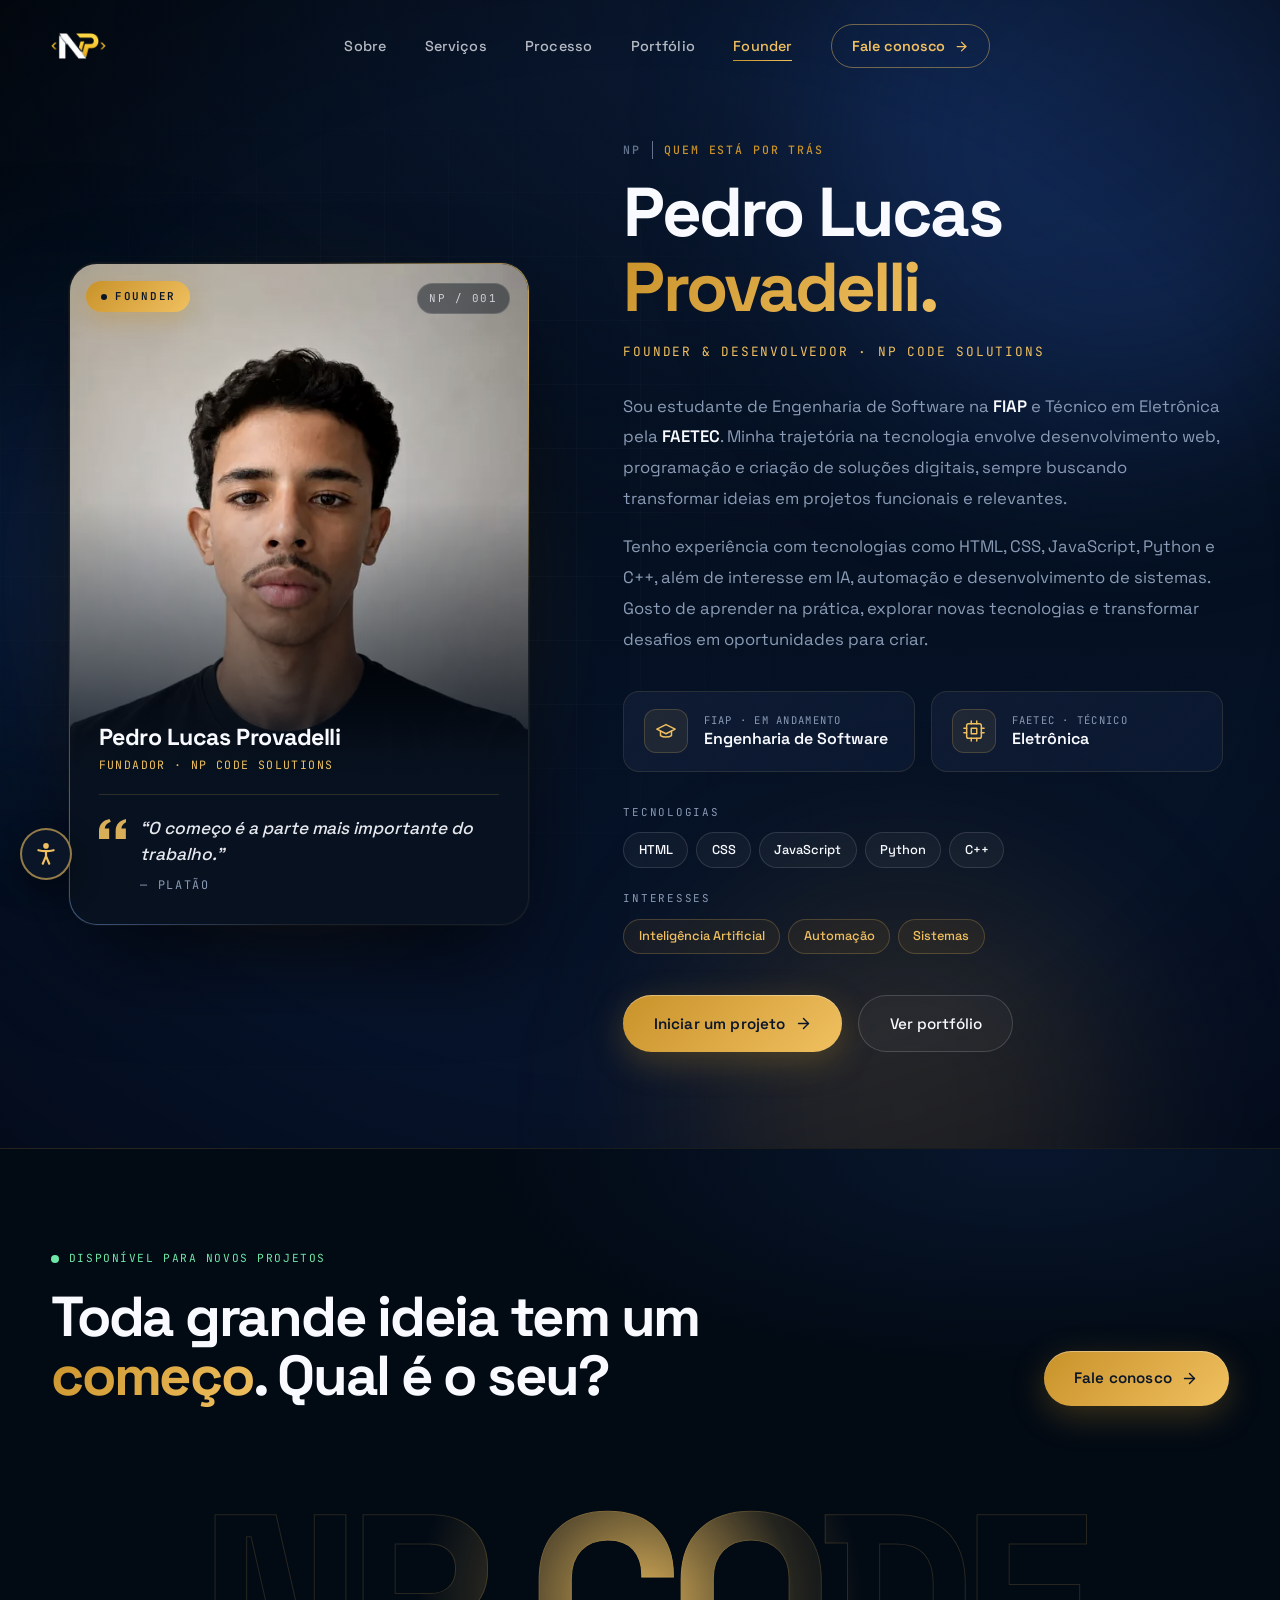
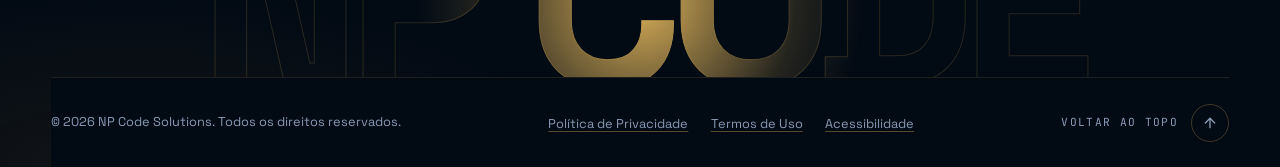
<file: fundador/index.html>
<!DOCTYPE html>
<html lang="pt-BR">
<head>
  <meta charset="UTF-8" />
  <meta name="viewport" content="width=device-width, initial-scale=1.0" />
  <title>Founder | NP Code Solutions</title>
  <meta name="description" content="Conheça Pedro Lucas Provadelli, fundador da NP Code Solutions: estudante de Engenharia de Software na FIAP e Técnico em Eletrônica pela FAETEC." />
  <link rel="canonical" href="https://www.npcodesolutions.com.br/fundador/" />
  <meta property="og:type" content="profile" />
  <meta property="og:locale" content="pt_BR" />
  <meta property="og:site_name" content="NP Code Solutions" />
  <meta property="og:url" content="https://www.npcodesolutions.com.br/fundador/" />
  <meta property="og:title" content="Founder | NP Code Solutions" />
  <meta property="og:description" content="Pedro Lucas Provadelli, fundador da NP Code Solutions." />
  <meta property="og:image" content="https://www.npcodesolutions.com.br/assets/img/og-image.jpg" />
  <meta property="og:image:width" content="1200" />
  <meta property="og:image:height" content="630" />
  <link rel="icon" type="image/png" sizes="32x32" href="../assets/img/favicon-32.png" />
  <link rel="apple-touch-icon" href="../assets/img/apple-touch-icon.png" />
  <link rel="preconnect" href="https://fonts.googleapis.com" />
  <link rel="preconnect" href="https://fonts.gstatic.com" crossorigin />
  <link href="https://fonts.googleapis.com/css2?family=JetBrains+Mono:wght@400;500;600&family=Space+Grotesk:wght@300;400;500;600;700&display=swap" rel="stylesheet" />
  <meta name="theme-color" content="#020a14" />
  <link rel="stylesheet" href="../style.css" />
  <script>
    /* Applies saved accessibility preferences before first paint (no flash). */
    (function () {
      try {
        var p = JSON.parse(localStorage.getItem('np-a11y') || '{}');
        var h = document.documentElement;
        if (p.scale) h.style.fontSize = p.scale + '%';
        ['contrast', 'motion', 'links', 'readable'].forEach(function (k) { if (p[k]) h.classList.add('a11y-' + k); });
      } catch (e) {}
    })();
  </script>
</head>
<body>
  <a href="#conteudo" class="skip-link">Pular para o conteúdo principal</a>

  <!-- NAV -->
  <nav id="siteNav" aria-label="Navegação principal">
    <div class="container nav-inner">
      <a href="../" class="nav-logo" aria-label="NP Code Solutions, página inicial">
        <img src="../assets/img/logo-np.webp" alt="" width="252" height="120" />
      </a>
      <ul class="nav-links">
        <li><a href="../#sobre">Sobre</a></li>
        <li><a href="../#servicos">Serviços</a></li>
        <li><a href="../#processo">Processo</a></li>
        <li><a href="../#portfolio">Portfólio</a></li>
        <li><a href="./" class="active" aria-current="page">Founder</a></li>
        <li>
          <a href="../#contato" class="nav-cta">
            Fale conosco
            <svg viewBox="0 0 24 24" fill="none" stroke="currentColor" stroke-width="2" stroke-linecap="round" stroke-linejoin="round" aria-hidden="true"><line x1="5" y1="12" x2="19" y2="12"/><polyline points="12 5 19 12 12 19"/></svg>
          </a>
        </li>
      </ul>
      <div class="nav-right">
        <button type="button" class="hamburger" id="hamburger" aria-label="Abrir menu" aria-expanded="false" aria-controls="mobileMenu">
          <span aria-hidden="true"></span><span aria-hidden="true"></span><span aria-hidden="true"></span>
        </button>
      </div>
    </div>
  </nav>

  <!-- MOBILE MENU -->
  <div class="mobile-menu" id="mobileMenu" role="dialog" aria-modal="true" aria-label="Menu de navegação">
    <a href="../#sobre" class="mob-link">Sobre</a>
    <a href="../#servicos" class="mob-link">Serviços</a>
    <a href="../#processo" class="mob-link">Processo</a>
    <a href="../#portfolio" class="mob-link">Portfólio</a>
    <a href="./" class="mob-link" aria-current="page">Founder</a>
    <a href="../#contato" class="mob-link mob-cta">Contato</a>
  </div>

  <main id="conteudo" tabindex="-1">
    <section class="founder" id="inicio" aria-labelledby="founderName">
      <div class="hero-bg" aria-hidden="true">
        <span class="blob blob-1"></span>
        <span class="blob blob-2"></span>
        <span class="blob blob-3"></span>
        <span class="hero-grid"></span>
        <span class="hero-noise"></span>
      </div>

      <div class="container founder-grid">
        <!-- Portrait card -->
        <div class="fd-card-wrap h-anim" id="fdCardWrap">
          <figure class="fd-card" id="fdCard">
            <div class="fd-photo">
              <img src="../assets/img/pedro-920.webp" srcset="../assets/img/pedro-560.webp 560w, ../assets/img/pedro-920.webp 920w" sizes="(max-width: 600px) 88vw, 460px" alt="Retrato de Pedro Lucas Provadelli, fundador da NP Code Solutions" width="920" height="1227" fetchpriority="high" decoding="async" />
              <span class="fd-shine" aria-hidden="true"></span>
            </div>
            <span class="fd-badge"><i aria-hidden="true"></i>Founder</span>
            <span class="fd-mono" aria-hidden="true">NP / 001</span>
            <figcaption class="fd-body">
              <span class="fd-plate">
                <strong>Pedro Lucas Provadelli</strong>
                <span>Fundador · NP Code Solutions</span>
              </span>
              <blockquote class="fd-quote">
                <svg class="fd-quote-mark" aria-hidden="true" focusable="false" viewBox="0 0 32 24" fill="currentColor"><path d="M0 24V14.4C0 6.6 4.3 1.8 12.4 0l1.5 3.2C9.3 4.7 7.1 7.6 6.8 11.2H12V24H0Zm19.6 0V14.4C19.6 6.6 23.9 1.8 32 0l1.5 3.2c-4.6 1.5-6.8 4.4-7.1 8H31.6V24H19.6Z"/></svg>
                <p>“O começo é a parte mais importante do trabalho.”</p>
                <cite>— Platão</cite>
              </blockquote>
            </figcaption>
          </figure>
        </div>

        <!-- Bio -->
        <div class="fd-text">
          <span class="section-label h-anim"><b>NP</b> Quem está por trás</span>
          <h1 id="founderName">
            <span class="line"><span>Pedro Lucas</span></span>
            <span class="line"><span><em class="gold">Provadelli.</em></span></span>
          </h1>
          <p class="fd-role h-anim">Founder &amp; Desenvolvedor · NP Code Solutions</p>

          <div class="fd-bio h-anim">
            <p>Sou estudante de Engenharia de Software na <strong>FIAP</strong> e Técnico em Eletrônica pela <strong>FAETEC</strong>. Minha trajetória na tecnologia envolve desenvolvimento web, programação e criação de soluções digitais, sempre buscando transformar ideias em projetos funcionais e relevantes.</p>
            <p>Tenho experiência com tecnologias como HTML, CSS, JavaScript, Python e C++, além de interesse em IA, automação e desenvolvimento de sistemas. Gosto de aprender na prática, explorar novas tecnologias e transformar desafios em oportunidades para criar.</p>
          </div>

          <ul class="fd-creds h-anim" aria-label="Formação">
            <li class="fd-cred spot">
              <span class="fd-cred-icon" aria-hidden="true"><svg viewBox="0 0 24 24" fill="none" stroke="currentColor" stroke-width="1.6" stroke-linecap="round" stroke-linejoin="round"><path d="M22 10 12 5 2 10l10 5 10-5z"/><path d="M6 12v5c3 2 9 2 12 0v-5"/></svg></span>
              <span>
                <small>FIAP · Em andamento</small>
                <strong>Engenharia de Software</strong>
              </span>
            </li>
            <li class="fd-cred spot">
              <span class="fd-cred-icon" aria-hidden="true"><svg viewBox="0 0 24 24" fill="none" stroke="currentColor" stroke-width="1.6" stroke-linecap="round" stroke-linejoin="round"><rect x="4" y="4" width="16" height="16" rx="2"/><rect x="9" y="9" width="6" height="6"/><path d="M9 1v3M15 1v3M9 20v3M15 20v3M20 9h3M20 14h3M1 9h3M1 14h3"/></svg></span>
              <span>
                <small>FAETEC · Técnico</small>
                <strong>Eletrônica</strong>
              </span>
            </li>
          </ul>

          <div class="fd-stack h-anim">
            <div>
              <span class="fd-stack-label" id="fdTechLabel">Tecnologias</span>
              <ul class="fd-tags" aria-labelledby="fdTechLabel">
                <li>HTML</li><li>CSS</li><li>JavaScript</li><li>Python</li><li>C++</li>
              </ul>
            </div>
            <div>
              <span class="fd-stack-label" id="fdInterestLabel">Interesses</span>
              <ul class="fd-tags fd-tags-alt" aria-labelledby="fdInterestLabel">
                <li>Inteligência Artificial</li><li>Automação</li><li>Sistemas</li>
              </ul>
            </div>
          </div>

          <div class="hero-actions fd-actions h-anim">
            <a href="../#contato" class="btn-primary magnetic">
              Iniciar um projeto
              <svg viewBox="0 0 24 24" fill="none" stroke="currentColor" stroke-width="2" stroke-linecap="round" stroke-linejoin="round" aria-hidden="true"><line x1="5" y1="12" x2="19" y2="12"/><polyline points="12 5 19 12 12 19"/></svg>
            </a>
            <a href="../#portfolio" class="btn-ghost magnetic">Ver portfólio</a>
          </div>
        </div>
      </div>
    </section>
  </main>

  <!-- FOOTER -->
  <footer class="site-footer fd-footer" id="siteFooter">
    <div class="container footer-cta reveal">
      <div>
        <span class="avail"><i aria-hidden="true"></i>Disponível para novos projetos</span>
        <h2>Toda grande ideia tem um <span class="gold">começo</span>. Qual é o seu?</h2>
      </div>
      <a href="../#contato" class="btn-primary magnetic">
        Fale conosco
        <svg viewBox="0 0 24 24" fill="none" stroke="currentColor" stroke-width="2" stroke-linecap="round" stroke-linejoin="round" aria-hidden="true"><line x1="5" y1="12" x2="19" y2="12"/><polyline points="12 5 19 12 12 19"/></svg>
      </a>
    </div>

    <div class="footer-wordmark" id="footerWordmark" aria-hidden="true">NP CODE</div>

    <div class="container footer-bottom">
      <p class="footer-copy">© 2026 NP Code Solutions. Todos os direitos reservados.</p>
      <ul class="footer-legal">
        <li><a href="../#politica-de-privacidade">Política de Privacidade</a></li>
        <li><a href="../#termos-de-uso">Termos de Uso</a></li>
        <li><button type="button" class="footer-a11y" data-open-a11y>Acessibilidade</button></li>
      </ul>
      <a href="#inicio" class="to-top">
        Voltar ao topo
        <span class="to-top-icon" aria-hidden="true"><svg aria-hidden="true" focusable="false" viewBox="0 0 24 24" fill="none" stroke="currentColor" stroke-width="2" stroke-linecap="round" stroke-linejoin="round"><line x1="12" y1="19" x2="12" y2="5"/><polyline points="5 12 12 5 19 12"/></svg></span>
      </a>
    </div>
  </footer>

  <!-- ACCESSIBILITY PANEL -->
  <div class="a11y" id="a11y">
    <button type="button" class="a11y-fab" id="a11yToggle" aria-expanded="false" aria-controls="a11yPanel" aria-label="Opções de acessibilidade">
      <svg aria-hidden="true" focusable="false" viewBox="0 0 24 24" fill="none" stroke="currentColor" stroke-width="2" stroke-linecap="round" stroke-linejoin="round"><circle cx="12" cy="4.5" r="1.6" fill="currentColor"/><path d="M5 8.5c2.3.6 4.6.9 7 .9s4.7-.3 7-.9"/><path d="M12 9.4v4.6"/><path d="m9 21 3-7 3 7"/></svg>
    </button>
    <div class="a11y-panel" id="a11yPanel" role="region" aria-labelledby="a11yTitle" hidden>
      <div class="a11y-head">
        <h2 id="a11yTitle">Acessibilidade</h2>
        <button type="button" class="a11y-close" id="a11yClose" aria-label="Fechar opções de acessibilidade">
          <svg aria-hidden="true" focusable="false" viewBox="0 0 24 24" fill="none" stroke="currentColor" stroke-width="2" stroke-linecap="round"><line x1="18" y1="6" x2="6" y2="18"/><line x1="6" y1="6" x2="18" y2="18"/></svg>
        </button>
      </div>
      <div class="a11y-group" role="group" aria-labelledby="a11yFontLabel">
        <span class="a11y-label" id="a11yFontLabel">Tamanho do texto</span>
        <div class="a11y-scale">
          <button type="button" data-a11y-scale="-1" aria-label="Diminuir texto">A−</button>
          <output id="a11yScaleValue" aria-live="polite">100%</output>
          <button type="button" data-a11y-scale="1" aria-label="Aumentar texto">A+</button>
        </div>
      </div>
      <div class="a11y-options">
        <button type="button" class="a11y-opt" data-a11y-toggle="contrast" aria-pressed="false">
          <svg aria-hidden="true" focusable="false" viewBox="0 0 24 24" fill="none" stroke="currentColor" stroke-width="2"><circle cx="12" cy="12" r="9"/><path d="M12 3v18a9 9 0 0 0 0-18z" fill="currentColor"/></svg>
          Alto contraste
        </button>
        <button type="button" class="a11y-opt" data-a11y-toggle="motion" aria-pressed="false">
          <svg aria-hidden="true" focusable="false" viewBox="0 0 24 24" fill="currentColor"><rect x="6" y="5" width="4" height="14" rx="1"/><rect x="14" y="5" width="4" height="14" rx="1"/></svg>
          Pausar animações
        </button>
        <button type="button" class="a11y-opt" data-a11y-toggle="links" aria-pressed="false">
          <svg aria-hidden="true" focusable="false" viewBox="0 0 24 24" fill="none" stroke="currentColor" stroke-width="2" stroke-linecap="round"><path d="M6 4v7a6 6 0 0 0 12 0V4"/><line x1="4" y1="21" x2="20" y2="21"/></svg>
          Destacar links
        </button>
        <button type="button" class="a11y-opt" data-a11y-toggle="readable" aria-pressed="false">
          <svg aria-hidden="true" focusable="false" viewBox="0 0 24 24" fill="none" stroke="currentColor" stroke-width="2" stroke-linecap="round"><polyline points="4 7 4 4 20 4 20 7"/><line x1="9" y1="20" x2="15" y2="20"/><line x1="12" y1="4" x2="12" y2="20"/></svg>
          Fonte legível
        </button>
      </div>
      <button type="button" class="a11y-reset" id="a11yReset">Restaurar padrão</button>
    </div>
  </div>

  <script src="../script.js" defer></script>
</body>
</html>
</file>
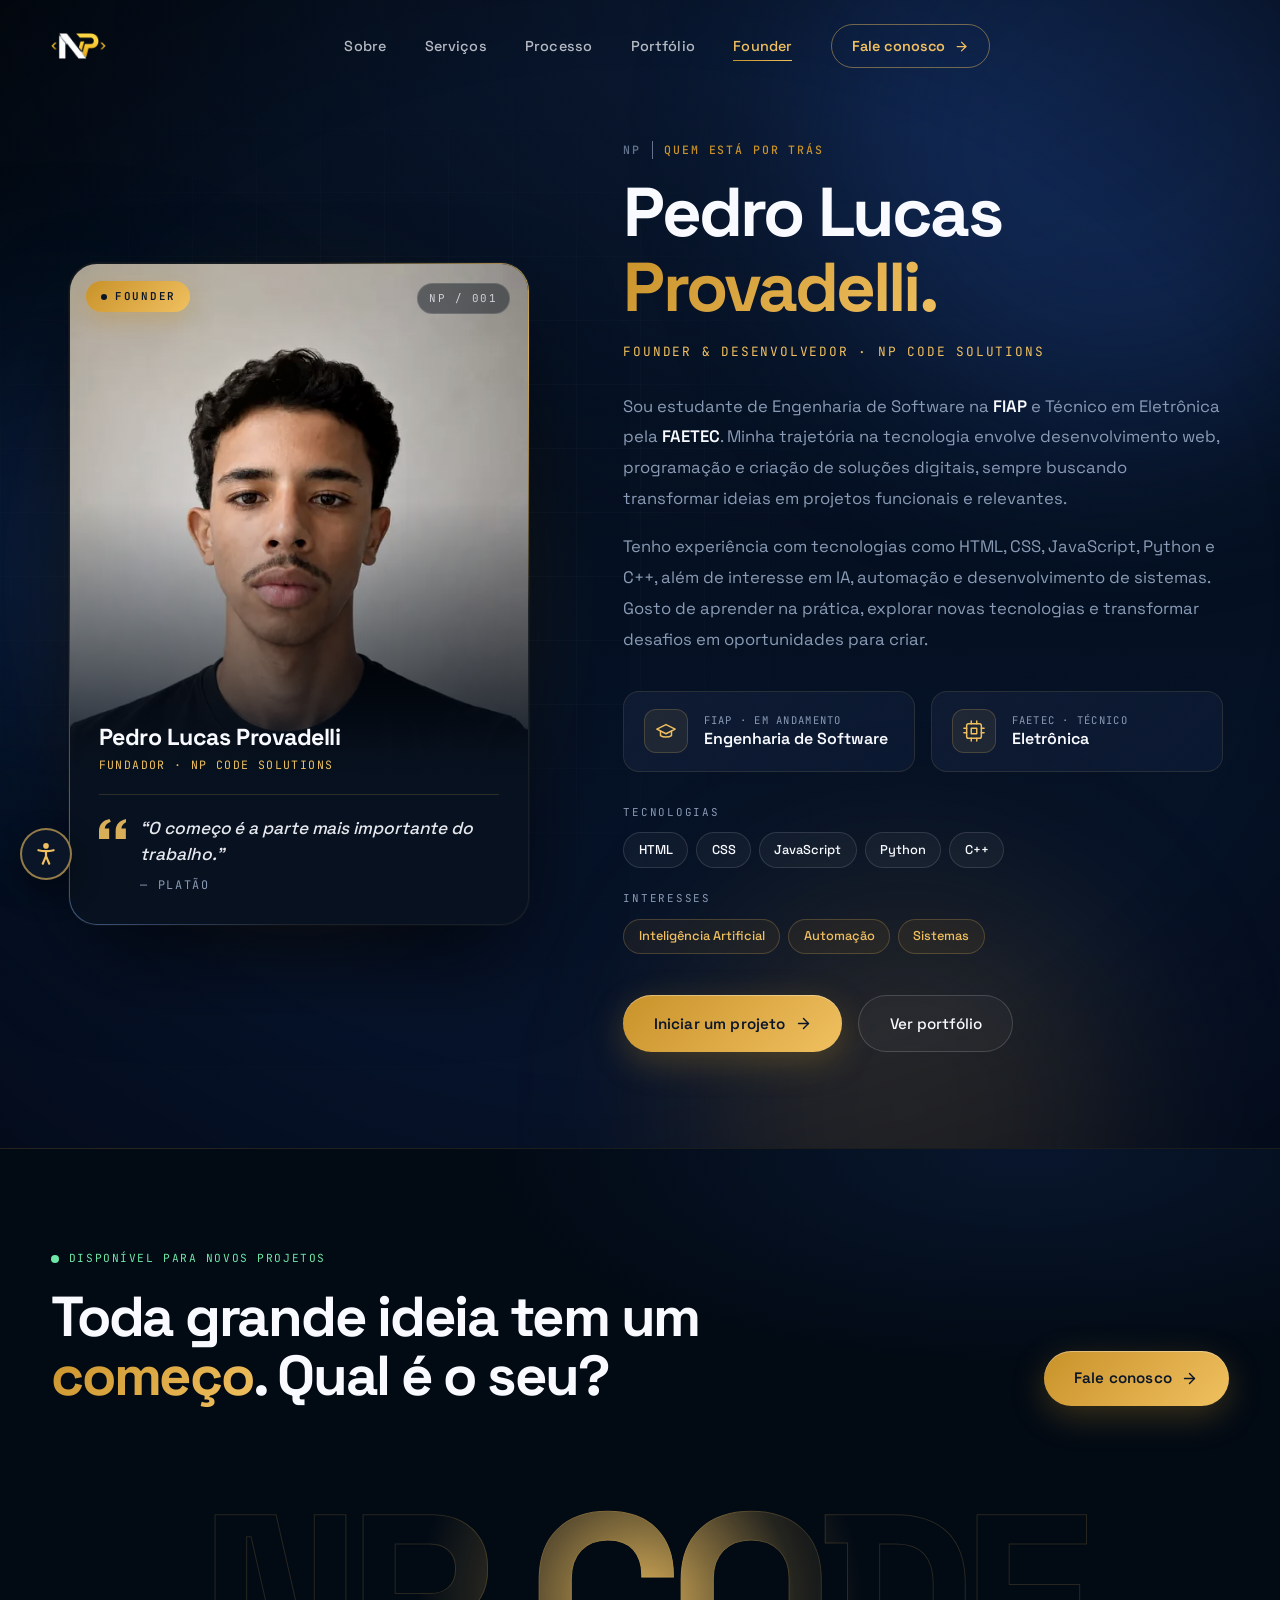
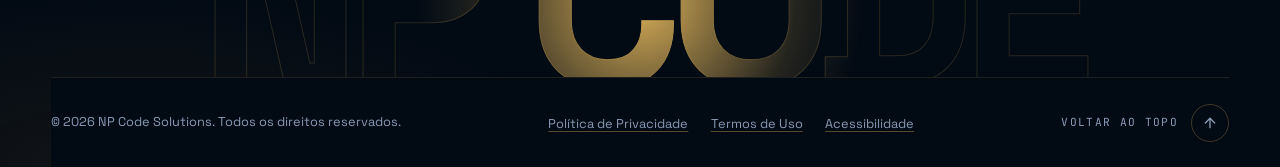
<file: fundador.html>
<!DOCTYPE html>
<html lang="pt-BR">
<head>
  <meta charset="UTF-8" />
  <!-- Endereço antigo: redireciona para a URL amigável /fundador/ -->
  <title>Founder | NP Code Solutions</title>
  <meta name="robots" content="noindex" />
  <link rel="canonical" href="https://www.npcodesolutions.com.br/fundador/" />
  <meta http-equiv="refresh" content="0; url=fundador/" />
  <script>location.replace('fundador/' + location.hash);</script>
</head>
<body>
  <p><a href="fundador/">Ir para a página do Founder</a></p>
</body>
</html>
</file>
<file: style.css>
/* ── TOKENS ─────────────────────────────────────────────── */
:root {
  --navy: #020a14;
  --navy-mid: #0F1F3D;
  --navy-card: #111D35;
  --white: #F8FAFF;
  --muted: #8A9BB5;
  --gold-lo: #C9922A;
  --gold-hi: #F0C060;
  --gold-grad: linear-gradient(135deg, #C9922A, #F0C060);
  --bg: var(--navy);
  --bg-card: var(--navy-card);
  --fg: var(--white);
  --fg-muted: var(--muted);
  --border: rgba(240,192,96,.12);
  --shadow: 0 24px 64px rgba(0,0,0,.45);
  --radius: 16px;
  --ease: cubic-bezier(.22,1,.36,1);
  --transition: .35s cubic-bezier(.4,0,.2,1);
  --font: 'Space Grotesk', system-ui, sans-serif;
  --mono: 'JetBrains Mono', ui-monospace, monospace;
  --focus: #F0C060;
  --danger: #FF8A8A;
  --success: #6EE7A8;
  --input-border: rgba(248,250,255,.3);
}

/* Premium alternating section theme.
   Applied to specific <section> elements to alternate white/navy bands. */
.section-light {
  --bg: #EFF3FA;
  --bg-card: #FFFFFF;
  --fg: #0A1628;
  --fg-muted: #4A5A78;
  --border: rgba(10,22,40,.10);
  --shadow: 0 24px 64px rgba(10,22,40,.12);
  /* Darker gold keeps small gold text above 4.5:1 on the light background */
  --gold-lo: #8C6212;
  --focus: #7A520A;
  --danger: #B42318;
  --success: #067647;
  --input-border: #8792A6;
  background: var(--bg);
  color: var(--fg);
}

.section-light .gold {
  background-image: linear-gradient(135deg, #8C6212, #B47E1C);
}

/* ── RESET ──────────────────────────────────────────────── */
*,
*::before,
*::after {
  box-sizing: border-box;
  margin: 0;
  padding: 0;
}

html {
  scroll-behavior: smooth;
  font-size: 16px;
  overflow-x: clip;
}

body {
  font-family: var(--font);
  background: var(--navy);
  color: var(--fg);
  line-height: 1.6;
  overflow-x: clip;
  -webkit-font-smoothing: antialiased;
}

img {
  max-width: 100%;
  display: block;
}

a {
  text-decoration: none;
  color: inherit;
}

ul {
  list-style: none;
}

::selection {
  background: rgba(240,192,96,.35);
  color: inherit;
}

/* ── UTILITIES ──────────────────────────────────────────── */
.container {
  width: min(1180px, 92vw);
  margin-inline: auto;
}

.gold {
  background: var(--gold-grad);
  -webkit-background-clip: text;
  -webkit-text-fill-color: transparent;
  background-clip: text;
  font-style: normal;
}

.sr-only {
  position: absolute !important;
  width: 1px;
  height: 1px;
  margin: -1px;
  padding: 0;
  border: 0;
  overflow: hidden;
  clip: rect(0,0,0,0);
  white-space: nowrap;
}

/* Mouse-following spotlight (JS sets --mx / --my) */
.spot {
  position: relative;
  isolation: isolate;
}

.spot::after {
  content: '';
  position: absolute;
  inset: 0;
  border-radius: inherit;
  pointer-events: none;
  background: radial-gradient(360px circle at var(--mx, 50%) var(--my, 50%), rgba(240,192,96,.13), transparent 45%);
  opacity: 0;
  transition: opacity .4s ease;
  z-index: 0;
}

.spot:hover::after {
  opacity: 1;
}

/* ── NAV ────────────────────────────────────────────────── */
#siteNav {
  position: fixed;
  top: 0;
  left: 0;
  right: 0;
  z-index: 100;
  padding: 1.5rem 0;
  background: transparent;
  border-bottom: 1px solid transparent;
  transition: background .5s var(--ease), padding .5s var(--ease), border-color .5s var(--ease), backdrop-filter .5s var(--ease);
}

#siteNav.scrolled {
  padding: .85rem 0;
  background: rgba(10,22,40,.86);
  backdrop-filter: blur(18px) saturate(140%);
  -webkit-backdrop-filter: blur(18px) saturate(140%);
  border-bottom-color: rgba(240,192,96,.12);
}

.nav-inner {
  display: flex;
  align-items: center;
  justify-content: space-between;
  gap: 2rem;
}

.nav-logo img {
  height: 26px;
  width: auto;
  transition: transform .5s var(--ease);
}

.nav-logo:hover img {
  transform: scale(1.04);
}

.nav-links {
  display: flex;
  gap: 2.4rem;
  align-items: center;
}

.nav-links a {
  position: relative;
  font-size: .9rem;
  font-weight: 500;
  letter-spacing: .01em;
  color: rgba(248,250,255,.72);
  transition: color var(--transition);
}

.nav-links a:not(.nav-cta)::after {
  content: '';
  position: absolute;
  left: 0;
  right: 0;
  bottom: -6px;
  height: 1px;
  background: var(--gold-grad);
  transform: scaleX(0);
  transition: transform .45s var(--ease);
}

.nav-links a:not(.nav-cta):hover {
  color: var(--white);
}

.nav-links a:not(.nav-cta):hover::after,
.nav-links a.active::after {
  transform: scaleX(1);
}

.nav-links a.active {
  color: var(--gold-hi);
}

.nav-cta {
  display: inline-flex;
  align-items: center;
  gap: .55rem;
  padding: .6rem 1.25rem;
  border: 1px solid rgba(240,192,96,.45);
  border-radius: 100px;
  color: var(--gold-hi) !important;
  font-weight: 600 !important;
  position: relative;
  overflow: hidden;
  isolation: isolate;
  transition: color .4s var(--ease), border-color .4s var(--ease) !important;
}

.nav-cta::before {
  content: '';
  position: absolute;
  inset: 0;
  background: var(--gold-grad);
  transform: translateY(101%);
  transition: transform .45s var(--ease);
  z-index: -1;
}

.nav-cta svg {
  width: 15px;
  height: 15px;
  transition: transform .4s var(--ease);
}

.nav-cta:hover {
  color: #0A1628 !important;
  border-color: transparent;
}

.nav-cta:hover::before {
  transform: translateY(0);
}

.nav-cta:hover svg {
  transform: translateX(3px);
}

.nav-right {
  display: flex;
  align-items: center;
  gap: 1rem;
}

/* hamburger */
.hamburger {
  display: none;
  background: none;
  border: none;
  cursor: pointer;
  flex-direction: column;
  align-items: center;
  justify-content: center;
  gap: 5px;
  width: 44px;
  height: 44px;
  border-radius: 10px;
}

.hamburger span {
  display: block;
  width: 24px;
  height: 2px;
  background: var(--white);
  border-radius: 2px;
  transition: transform var(--transition), opacity var(--transition);
}

.hamburger.open span:nth-child(1) {
  transform: translateY(7px) rotate(45deg);
}

.hamburger.open span:nth-child(2) {
  opacity: 0;
}

.hamburger.open span:nth-child(3) {
  transform: translateY(-7px) rotate(-45deg);
}

/* mobile menu */
.mobile-menu {
  display: none;
  position: fixed;
  inset: 0;
  z-index: 99;
  background: var(--navy);
  flex-direction: column;
  align-items: center;
  justify-content: center;
  gap: 2.5rem;
  opacity: 0;
  visibility: hidden;
  pointer-events: none;
  transition: opacity var(--transition), visibility 0s linear .35s;
}

.mobile-menu.open {
  opacity: 1;
  visibility: visible;
  pointer-events: all;
  transition: opacity var(--transition), visibility 0s;
}

.mobile-menu .mob-cta {
  color: var(--gold-hi);
}

.mobile-menu a {
  font-family: var(--font);
  font-size: 2rem;
  font-weight: 600;
  letter-spacing: -.02em;
  color: var(--fg-muted);
  transition: color var(--transition);
}

.mobile-menu a:hover,
.mobile-menu a[aria-current="page"] {
  color: var(--gold-hi);
}

/* ── HERO ────────────────────────────────────────────────── */
.hero {
  position: sticky;
  top: 0;
  z-index: 0;
  min-height: 100svh;
  display: flex;
  align-items: center;
  padding: 7.5rem 0 5rem;
  overflow: hidden;
  background: #020a14;
}

/* Background layers */
.hero-bg {
  position: absolute;
  inset: 0;
  pointer-events: none;
  background:
    radial-gradient(ellipse 120% 80% at 70% 0%, #0a1a36 0%, transparent 60%),
    linear-gradient(180deg, #020a14 0%, #041022 55%, #06122a 100%);
}

/* Dims the hero as the page stack rises over it (JS sets --dim) */
.hero::after {
  content: '';
  position: absolute;
  inset: 0;
  z-index: 0;
  background: #000;
  opacity: var(--dim, 0);
  pointer-events: none;
}

.hero-bg::after {
  content: '';
  position: absolute;
  inset: 0;
  background: radial-gradient(ellipse 90% 80% at 50% 50%, transparent 55%, rgba(0,0,0,.55) 100%);
}

.blob {
  position: absolute;
  border-radius: 50%;
  filter: blur(90px);
  will-change: transform;
}

.blob-1 {
  width: 46vw;
  height: 46vw;
  right: -10vw;
  top: -12vw;
  background: rgba(34,78,160,.30);
  animation: drift1 22s ease-in-out infinite alternate;
}

.blob-2 {
  width: 34vw;
  height: 34vw;
  right: 12vw;
  bottom: -14vw;
  background: rgba(201,146,42,.16);
  animation: drift2 26s ease-in-out infinite alternate;
}

.blob-3 {
  width: 30vw;
  height: 30vw;
  left: -10vw;
  top: 30%;
  background: rgba(20,50,110,.28);
  animation: drift3 30s ease-in-out infinite alternate;
}

@keyframes drift1 {
  to { transform: translate(-8vw, 6vw) scale(1.1); }
}

@keyframes drift2 {
  to { transform: translate(-6vw, -8vw) scale(1.15); }
}

@keyframes drift3 {
  to { transform: translate(8vw, -4vw) scale(.9); }
}

.hero-grid {
  position: absolute;
  inset: 0;
  background-image:
    linear-gradient(rgba(255,255,255,.04) 1px, transparent 1px),
    linear-gradient(90deg, rgba(255,255,255,.04) 1px, transparent 1px);
  background-size: 64px 64px;
  -webkit-mask-image: radial-gradient(ellipse 55% 60% at 70% 45%, #000 0%, transparent 75%);
  mask-image: radial-gradient(ellipse 55% 60% at 70% 45%, #000 0%, transparent 75%);
}

.hero-noise {
  position: absolute;
  inset: 0;
  opacity: .06;
  mix-blend-mode: overlay;
  background-image: url("data:image/svg+xml,%3Csvg xmlns='http://www.w3.org/2000/svg' width='160' height='160'%3E%3Cfilter id='n'%3E%3CfeTurbulence type='fractalNoise' baseFrequency='.85' numOctaves='3' stitchTiles='stitch'/%3E%3C/filter%3E%3Crect width='100%25' height='100%25' filter='url(%23n)'/%3E%3C/svg%3E");
}

.hero-content {
  position: relative;
  z-index: 1;
  display: grid;
  grid-template-columns: 1.02fr 1fr;
  gap: clamp(2rem, 5vw, 5rem);
  align-items: center;
  will-change: transform, opacity;
}

.hero-text {
  text-align: left;
}

.hero-eyebrow {
  display: inline-flex;
  align-items: center;
  gap: .6rem;
  font-family: var(--mono);
  font-size: .72rem;
  font-weight: 500;
  letter-spacing: .14em;
  text-transform: uppercase;
  color: var(--gold-hi);
  padding: .45rem .95rem;
  margin-bottom: 1.8rem;
  border: 1px solid rgba(240,192,96,.2);
  border-radius: 100px;
  background: rgba(240,192,96,.05);
}

.hero-eyebrow::before {
  content: '';
  width: 6px;
  height: 6px;
  border-radius: 50%;
  background: var(--gold-hi);
  box-shadow: 0 0 0 0 rgba(240,192,96,.6);
  animation: ping 2s infinite;
}

@keyframes ping {
  0% { box-shadow: 0 0 0 0 rgba(240,192,96,.55); }
  70% { box-shadow: 0 0 0 8px rgba(240,192,96,0); }
  100% { box-shadow: 0 0 0 0 rgba(240,192,96,0); }
}

@keyframes pulse {
  0%, 100% { opacity: 1; }
  50% { opacity: .3; }
}

h1 {
  font-family: var(--font);
  font-size: clamp(2.6rem, 5.4vw, 4.8rem);
  font-weight: 700;
  line-height: 1.02;
  letter-spacing: -.04em;
  margin-bottom: 1.4rem;
}

h1 .line {
  display: block;
  overflow: hidden;
  padding-bottom: .06em;
}

h1 .line > span {
  display: inline-block;
  transform: translateY(110%);
  animation: lineUp 1.1s var(--ease) forwards;
}

h1 .line:nth-child(2) > span {
  animation-delay: .12s;
}

h1 .line:nth-child(3) > span {
  animation-delay: .24s;
}

@keyframes lineUp {
  to { transform: translateY(0); }
}

.h-anim {
  opacity: 0;
  transform: translateY(22px);
  animation: fadeUp 1s var(--ease) forwards;
}

.hero-eyebrow.h-anim { animation-delay: 0s; }
.hero-scramble.h-anim { animation-delay: .35s; }
.hero-sub.h-anim { animation-delay: .45s; }
.hero-actions.h-anim { animation-delay: .55s; }
.hero-stats.h-anim { animation-delay: .65s; }
.hero-visual.h-anim { animation-delay: .4s; }

@keyframes fadeUp {
  to { opacity: 1; transform: none; }
}

/* Scramble text (port of motion-scramble-text) */
.hero-scramble {
  display: flex;
  align-items: baseline;
  flex-wrap: wrap;
  gap: .6rem;
  margin-bottom: 1.6rem;
  font-size: clamp(1.05rem, 1.6vw, 1.35rem);
}

.scr-prefix {
  color: rgba(248,250,255,.6);
  font-weight: 400;
}

.scramble {
  font-family: var(--mono);
  font-weight: 600;
  color: var(--gold-hi);
  letter-spacing: -.01em;
  text-shadow: 0 0 24px rgba(240,192,96,.35);
  white-space: pre;
}

.scr-caret {
  display: inline-block;
  width: .55em;
  height: 1.1em;
  margin-left: -.35rem;
  background: var(--gold-hi);
  transform: translateY(.18em);
  animation: blink 1s steps(1) infinite;
}

@keyframes blink {
  50% { opacity: 0; }
}

.hero-sub {
  font-size: 1.08rem;
  color: rgba(248,250,255,.62);
  max-width: 470px;
  margin-bottom: 2.4rem;
  line-height: 1.75;
}

.hero-actions {
  display: flex;
  gap: 1rem;
  flex-wrap: wrap;
}

/* Buttons */
.btn-primary {
  display: inline-flex;
  align-items: center;
  justify-content: center;
  gap: .6rem;
  padding: .95rem 1.9rem;
  background: var(--gold-grad);
  color: #0A1628;
  font-family: var(--font);
  font-weight: 600;
  font-size: .95rem;
  letter-spacing: .01em;
  border: none;
  border-radius: 100px;
  cursor: pointer;
  position: relative;
  overflow: hidden;
  isolation: isolate;
  transition: transform .35s var(--ease), box-shadow .4s var(--ease);
  box-shadow: 0 10px 34px rgba(201,146,42,.28), inset 0 1px 0 rgba(255,255,255,.35);
}

.btn-primary::after {
  content: '';
  position: absolute;
  top: 0;
  bottom: 0;
  width: 60%;
  left: -80%;
  background: linear-gradient(105deg, transparent, rgba(255,255,255,.55), transparent);
  transform: skewX(-18deg);
  transition: left .8s var(--ease);
  z-index: -1;
}

.btn-primary svg {
  width: 17px;
  height: 17px;
  transition: transform .4s var(--ease);
}

.btn-primary:hover {
  box-shadow: 0 18px 44px rgba(201,146,42,.45), inset 0 1px 0 rgba(255,255,255,.35);
}

.btn-primary:hover::after {
  left: 130%;
}

.btn-primary:hover svg {
  transform: translateX(4px);
}

.btn-ghost {
  display: inline-flex;
  align-items: center;
  padding: .95rem 1.9rem;
  background: rgba(255,255,255,.03);
  color: var(--fg);
  font-weight: 500;
  font-size: .95rem;
  border: 1px solid rgba(255,255,255,.16);
  border-radius: 100px;
  cursor: pointer;
  backdrop-filter: blur(8px);
  transition: border-color .4s var(--ease), background .4s var(--ease), color .4s var(--ease), transform .35s var(--ease);
}

.btn-ghost:hover {
  border-color: rgba(240,192,96,.6);
  background: rgba(240,192,96,.08);
  color: var(--gold-hi);
}

.hero-stats {
  display: flex;
  gap: 2.4rem;
  margin-top: 2.8rem;
  padding-top: 1.8rem;
  border-top: 1px solid rgba(255,255,255,.08);
}

.stat {
  transition: transform .4s var(--ease);
}

.stat:hover {
  transform: translateY(-3px);
}

.stat span {
  display: block;
  font-size: 1.7rem;
  font-weight: 700;
  letter-spacing: -.03em;
  background: var(--gold-grad);
  -webkit-background-clip: text;
  -webkit-text-fill-color: transparent;
  background-clip: text;
}

.stat small {
  font-size: .78rem;
  color: rgba(248,250,255,.5);
  font-weight: 400;
}

/* ── HERO VISUAL: código vira site ── */
.hero-visual {
  position: relative;
  perspective: 1400px;
  height: 565px;
}

.hv-glow {
  position: absolute;
  inset: 12% 6% 6% 14%;
  background: radial-gradient(closest-side, rgba(240,192,96,.22), rgba(34,78,160,.18) 55%, transparent);
  filter: blur(40px);
  animation: glowPulse 6s ease-in-out infinite alternate;
}

@keyframes glowPulse {
  to { opacity: .6; transform: scale(1.08); }
}

.hv-stage {
  position: absolute;
  inset: 0;
  transform-style: preserve-3d;
  will-change: transform;
  transition: opacity .6s ease;
}

.hv-stage.resetting .hv-code,
.hv-stage.resetting .hb,
.hv-stage.resetting .hv-chip {
  opacity: 0 !important;
  transition: opacity .5s ease;
}

.hv-dots {
  display: inline-flex;
  gap: 6px;
}

.hv-dots i {
  width: 10px;
  height: 10px;
  border-radius: 50%;
  background: #ff5f57;
}

.hv-dots i:nth-child(2) { background: #febc2e; }
.hv-dots i:nth-child(3) { background: #28c840; }

.hv-editor {
  position: absolute;
  top: 0;
  left: 0;
  width: 90%;
  background: linear-gradient(180deg, rgba(17,29,53,.92), rgba(9,18,36,.94));
  border: 1px solid rgba(255,255,255,.08);
  border-radius: 16px;
  box-shadow: 0 40px 90px rgba(0,0,0,.55), inset 0 1px 0 rgba(255,255,255,.06);
  backdrop-filter: blur(12px);
  overflow: hidden;
  transform: translateZ(0);
}

.hv-bar {
  display: flex;
  align-items: center;
  gap: 1rem;
  padding: .75rem 1rem;
  border-bottom: 1px solid rgba(255,255,255,.06);
  background: rgba(255,255,255,.02);
}

.hv-tab {
  font-family: var(--mono);
  font-size: .72rem;
  color: rgba(248,250,255,.75);
  padding: .25rem .7rem;
  border-radius: 6px;
  background: rgba(255,255,255,.05);
  border-bottom: 1px solid var(--gold-hi);
}

.hv-live {
  margin-left: auto;
  display: inline-flex;
  align-items: center;
  gap: .4rem;
  font-family: var(--mono);
  font-size: .66rem;
  color: #6ee7a8;
  letter-spacing: .06em;
  text-transform: uppercase;
}

.hv-live i {
  width: 6px;
  height: 6px;
  border-radius: 50%;
  background: #6ee7a8;
  animation: pulse 1.6s infinite;
}

.hv-code {
  font-family: var(--mono);
  font-size: .78rem;
  line-height: 1.75;
  padding: 1rem 1rem 2.4rem 0;
  min-height: 360px;
  color: rgba(248,250,255,.85);
  counter-reset: ln;
  white-space: pre;
  overflow: hidden;
  transition: opacity .5s ease;
}

.hv-code .ln {
  display: block;
  counter-increment: ln;
  padding-left: 3.2rem;
  position: relative;
}

.hv-code .ln::before {
  content: counter(ln);
  position: absolute;
  left: 0;
  width: 2.2rem;
  text-align: right;
  color: rgba(248,250,255,.22);
}

.hv-code .ln.current {
  background: linear-gradient(90deg, rgba(240,192,96,.07), transparent 80%);
}

.tk-tag { color: #F0C060; }
.tk-attr { color: #8ab4ff; }
.tk-p { color: rgba(248,250,255,.45); }
.tk-str { color: #7fe0b5; }
.tk-txt { color: rgba(248,250,255,.9); }

.hv-caret {
  display: inline-block;
  width: 7px;
  height: 1.05em;
  background: var(--gold-hi);
  vertical-align: -2px;
  margin-left: 1px;
  animation: blink 1s steps(1) infinite;
}

.hv-browser {
  position: absolute;
  right: 0;
  top: 345px;
  width: 70%;
  background: #f5f7fb;
  border-radius: 14px;
  overflow: hidden;
  box-shadow: 0 50px 100px rgba(0,0,0,.6), 0 0 0 1px rgba(255,255,255,.1);
  transform: translateZ(60px);
}

.hv-bbar {
  display: flex;
  align-items: center;
  gap: .8rem;
  padding: .55rem .8rem;
  background: #e6ebf3;
}

.hv-bbar .hv-dots i {
  width: 8px;
  height: 8px;
}

.hv-url {
  flex: 1;
  display: inline-flex;
  align-items: center;
  gap: .35rem;
  font-family: var(--mono);
  font-size: .64rem;
  color: #4A5A78;
  background: #fff;
  border-radius: 100px;
  padding: .2rem .7rem;
}

.hv-url svg {
  width: 10px;
  height: 10px;
  color: #2a9d63;
}

.hv-page {
  padding: .8rem 1rem 1rem;
  min-height: 170px;
  background:
    radial-gradient(circle at 90% 10%, rgba(240,192,96,.18), transparent 45%),
    #fbfcfe;
}

.hb {
  opacity: 0;
  transform: translateY(10px) scale(.96);
  transform-origin: left center;
  transition: opacity .6s var(--ease), transform .7s var(--ease);
}

.hb.built {
  opacity: 1;
  transform: none;
}

.hb-nav {
  display: flex;
  align-items: center;
  justify-content: space-between;
  margin-bottom: .85rem;
}

.hb-logo {
  font-size: .62rem;
  font-weight: 700;
  color: #0A1628;
  padding-left: 14px;
  position: relative;
}

.hb-logo::before {
  content: '';
  position: absolute;
  left: 0;
  top: 50%;
  width: 9px;
  height: 9px;
  border-radius: 3px;
  background: var(--gold-grad);
  transform: translateY(-50%);
}

.hb-links {
  display: flex;
  gap: 6px;
}

.hb-links i {
  width: 20px;
  height: 4px;
  border-radius: 4px;
  background: #cfd7e4;
}

.hb-title {
  font-size: 1.05rem;
  font-weight: 700;
  letter-spacing: -.03em;
  color: #0A1628;
  margin-bottom: .45rem;
}

.hb-text {
  display: grid;
  gap: 5px;
  margin-bottom: .75rem;
}

.hb-text i {
  height: 5px;
  border-radius: 4px;
  background: #d9e0ea;
  width: 78%;
}

.hb-text i:nth-child(2) { width: 56%; }

.hb-btn {
  display: inline-block;
  font-size: .6rem;
  font-weight: 600;
  color: #0A1628;
  background: var(--gold-grad);
  padding: .35rem .8rem;
  border-radius: 100px;
  margin-bottom: .8rem;
  position: relative;
  overflow: hidden;
  box-shadow: 0 6px 16px rgba(201,146,42,.35);
}

.hb-btn.built::after {
  content: '';
  position: absolute;
  inset: 0;
  background: linear-gradient(105deg, transparent 30%, rgba(255,255,255,.7) 50%, transparent 70%);
  animation: btnShine 2.4s ease-in-out infinite;
}

@keyframes btnShine {
  from { transform: translateX(-120%); }
  60%, to { transform: translateX(120%); }
}

.hb-cards {
  display: grid;
  grid-template-columns: repeat(3, 1fr);
  gap: 6px;
}

.hb-cards i {
  height: 34px;
  border-radius: 6px;
  background: linear-gradient(135deg, #0F1F3D, #1a3060);
}

.hb-cards i:nth-child(2) { background: linear-gradient(135deg, #1a3060, #2b4a86); }
.hb-cards i:nth-child(3) { background: var(--gold-grad); opacity: .85; }

.hv-chip {
  position: absolute;
  display: inline-flex;
  align-items: center;
  gap: .45rem;
  font-size: .78rem;
  font-weight: 500;
  color: var(--white);
  padding: .55rem .95rem;
  border-radius: 100px;
  background: rgba(17,29,53,.8);
  border: 1px solid rgba(240,192,96,.3);
  box-shadow: 0 16px 40px rgba(0,0,0,.45);
  backdrop-filter: blur(10px);
  opacity: 0;
  transform: translateY(12px) translateZ(90px) scale(.9);
  transition: opacity .6s var(--ease), transform .7s var(--ease);
  white-space: nowrap;
}

.hv-chip b {
  color: var(--gold-hi);
  font-weight: 600;
}

.hv-chip.show {
  opacity: 1;
  transform: translateY(0) translateZ(90px) scale(1);
}

.chip-1 { top: -18px; right: -8px; }
.chip-2 { top: 380px; left: -12px; }
.chip-3 { bottom: 4px; left: 12%; }

.hv-chip.show.chip-1 { animation: float 5s ease-in-out infinite; }
.hv-chip.show.chip-2 { animation: float 6s ease-in-out .6s infinite; }
.hv-chip.show.chip-3 { animation: float 5.5s ease-in-out 1.2s infinite; }

@keyframes float {
  0%, 100% { translate: 0 0; }
  50% { translate: 0 -8px; }
}

.scroll-hint {
  position: absolute;
  left: max(4vw, calc((100vw - 1180px) / 2));
  bottom: 2rem;
  z-index: 1;
  display: inline-flex;
  align-items: center;
  gap: .8rem;
  font-family: var(--mono);
  font-size: .68rem;
  letter-spacing: .14em;
  text-transform: uppercase;
  color: rgba(248,250,255,.62);
  transition: color .3s ease;
}

.scroll-hint:hover {
  color: var(--gold-hi);
}

.scroll-line {
  position: relative;
  width: 1px;
  height: 36px;
  background: rgba(255,255,255,.15);
  overflow: hidden;
}

.scroll-line::after {
  content: '';
  position: absolute;
  left: 0;
  top: -40%;
  width: 1px;
  height: 40%;
  background: var(--gold-hi);
  animation: scrollDrop 1.8s var(--ease) infinite;
}

@keyframes scrollDrop {
  to { top: 100%; }
}

/* ── PAGE STACK (sections rise over the hero) ────────────── */
.page-stack {
  position: relative;
  z-index: 2;
  background: var(--navy);
  border-radius: 28px 28px 0 0;
  overflow: hidden;
  box-shadow: 0 -30px 80px -10px rgba(0,0,0,.65);
}

/* ── SECTION BASE ───────────────────────────────────────── */
section {
  padding: 7rem 0;
  scroll-margin-top: 60px;
}

.section-label {
  display: inline-flex;
  align-items: center;
  gap: .7rem;
  font-family: var(--mono);
  font-size: .72rem;
  font-weight: 500;
  letter-spacing: .16em;
  text-transform: uppercase;
  color: var(--gold-lo);
  margin-bottom: 1.1rem;
}

.section-label b {
  font-weight: 600;
  color: var(--fg-muted);
  padding-right: .7rem;
  border-right: 1px solid currentColor;
  opacity: .7;
}

.section-title {
  font-family: var(--font);
  font-size: clamp(2rem, 4vw, 3.2rem);
  font-weight: 700;
  line-height: 1.08;
  letter-spacing: -.035em;
  margin-bottom: 1rem;
}

.section-sub {
  color: var(--fg-muted);
  max-width: 540px;
  font-size: 1.02rem;
  line-height: 1.8;
}

.text-center {
  text-align: center;
}

.text-center .section-sub {
  margin-inline: auto;
}

.divider {
  width: 64px;
  height: 1px;
  background: var(--gold-grad);
  margin: 1.2rem 0 2.2rem;
  transform: scaleX(0);
  transform-origin: left;
  transition: transform 1.1s var(--ease) .35s;
}

.divider.center {
  margin-inline: auto;
  transform-origin: center;
}

.reveal.visible .divider {
  transform: scaleX(1);
}

/* ── ABOUT ───────────────────────────────────────────────── */
#sobre {
  position: relative;
  overflow: hidden;
}

.about-canvas {
  position: absolute;
  inset: 0;
  width: 100%;
  height: 100%;
  pointer-events: none;
  z-index: 0;
}

#sobre .container {
  position: relative;
  z-index: 1;
}

.about-stack {
  margin-top: 3.5rem;
  text-align: center;
}

.about-stack-label {
  display: block;
  font-family: var(--mono);
  font-size: .7rem;
  font-weight: 500;
  letter-spacing: .14em;
  text-transform: uppercase;
  color: var(--fg-muted);
  margin-bottom: 1rem;
}

.about-marquee {
  overflow: hidden;
  padding: .4rem 0;
  -webkit-mask-image: linear-gradient(90deg, transparent, #000 8%, #000 92%, transparent);
  mask-image: linear-gradient(90deg, transparent, #000 8%, #000 92%, transparent);
}

.about-tags-track {
  display: flex;
  gap: .7rem;
  width: max-content;
  animation: marquee 26s linear infinite;
}

.about-marquee:hover .about-tags-track {
  animation-play-state: paused;
}

.about-tags-track .service-tag {
  margin-top: 0;
  padding: .55rem 1.1rem;
  font-size: .74rem;
  border: 1px solid rgba(201,146,42,.18);
  cursor: default;
  transition: background .35s var(--ease), color .35s var(--ease), transform .35s var(--ease), box-shadow .35s var(--ease);
}

.about-tags-track .service-tag:hover {
  background: var(--gold-grad);
  color: #0A1628;
  transform: translateY(-3px);
  box-shadow: 0 10px 24px rgba(201,146,42,.3);
}

@keyframes marquee {
  from { transform: translateX(0); }
  to { transform: translateX(-50%); }
}

/* ── SERVICES (port of ServiceCarousel) ─────────────────── */
.svc-head {
  display: flex;
  justify-content: space-between;
  align-items: flex-end;
  gap: 2rem;
  flex-wrap: wrap;
}

.svc-head .section-sub {
  margin-bottom: 2.2rem;
}

.svc-carousel {
  position: relative;
  margin-top: 1.5rem;
  outline: none;
}

.svc-carousel:focus-visible {
  box-shadow: 0 0 0 2px rgba(240,192,96,.4);
  border-radius: 28px;
}

.svc-viewport {
  overflow: hidden;
  touch-action: pan-y;
  cursor: grab;
}

.svc-viewport.dragging {
  cursor: grabbing;
}

.svc-track {
  display: flex;
  margin-left: -1rem;
  will-change: transform;
}

.svc-track.animate {
  transition: transform .7s var(--ease);
}

.svc-item {
  flex: 0 0 100%;
  min-width: 0;
  padding-left: 1rem;
  user-select: none;
}

@media (min-width: 768px) {
  .svc-item { flex-basis: 50%; }
}

@media (min-width: 1024px) {
  .svc-item { flex-basis: 33.3333%; }
}

.svc-card {
  position: relative;
  height: 450px;
  display: flex;
  flex-direction: column;
  justify-content: space-between;
  padding: 2rem;
  margin: .25rem;
  border-radius: 24px;
  overflow: hidden;
  color: var(--white);
  border: 1px solid rgba(255,255,255,.07);
  opacity: 0;
  transform: translateY(50px);
  transition: opacity .5s ease, transform .5s ease;
  transition-delay: calc(var(--i, 0) * .1s);
}

.svc-carousel.in .svc-card {
  opacity: 1;
  transform: none;
}

.svc-carousel.in .svc-card.settled {
  transition: transform .5s var(--ease), border-color .4s ease, box-shadow .5s var(--ease);
  transition-delay: 0s;
}

.svc-carousel.in .svc-card.settled:hover {
  transform: translateY(-6px);
  border-color: rgba(240,192,96,.35);
  box-shadow: 0 30px 60px rgba(0,0,0,.45);
}

/* readability overlay */
.svc-card::before {
  content: '';
  position: absolute;
  inset: 0;
  background: linear-gradient(to top, rgba(2,10,20,.35), transparent 60%);
  pointer-events: none;
  z-index: 0;
}

.svc-card > * {
  position: relative;
  z-index: 1;
}

.g1 { background: linear-gradient(to right, #1B2A4A, #3A2C12); }
.g2 { background: linear-gradient(to right, #0F2447, #1B3D6E); }
.g3 { background: linear-gradient(to right, #0E2A33, #134540); }
.g4 { background: linear-gradient(to right, #1C1A42, #2E2866); }
.g5 { background: linear-gradient(to right, #2A1E0E, #4A3410); }
.g6 { background: linear-gradient(to right, #151C2B, #26334E); }

.svc-top {
  display: flex;
  flex-direction: column;
  align-items: flex-start;
}

.svc-num {
  font-family: var(--mono);
  font-size: .82rem;
  color: rgba(248,250,255,.5);
  margin-bottom: 2rem;
}

.svc-icon {
  width: 48px;
  height: 48px;
  color: var(--white);
  transition: color .45s var(--ease), transform .6s var(--ease);
}

.svc-card:hover .svc-icon {
  color: var(--gold-hi);
  transform: scale(1.12) rotate(-6deg);
}

.svc-body h3 {
  font-size: 1.1rem;
  font-weight: 600;
  text-transform: uppercase;
  letter-spacing: .08em;
  margin-bottom: .6rem;
}

.svc-body p {
  font-size: .9rem;
  line-height: 1.7;
  color: rgba(248,250,255,.72);
}

.svc-body .service-tag {
  background: rgba(255,255,255,.08);
  color: var(--gold-hi);
}

.svc-nav {
  position: absolute;
  top: 50%;
  z-index: 5;
  width: 44px;
  height: 44px;
  border-radius: 50%;
  display: flex;
  align-items: center;
  justify-content: center;
  border: 0;
  cursor: pointer;
  color: var(--white);
  background: rgba(248,250,255,.12);
  backdrop-filter: blur(10px);
  transform: translateY(-50%);
  transition: background .35s var(--ease), color .35s var(--ease), transform .35s var(--ease);
}

.svc-nav svg {
  width: 18px;
  height: 18px;
  transition: transform .35s var(--ease);
}

.svc-nav:hover {
  background: var(--gold-grad);
  color: #0A1628;
  transform: translateY(-50%) scale(1.08);
}

.svc-next { right: -1.35rem; }
.svc-prev { left: -1.35rem; }

.svc-next:hover svg { transform: translateX(2px); }
.svc-prev:hover svg { transform: translateX(-2px); }

.service-tag {
  display: inline-block;
  margin-top: 1.2rem;
  font-size: .7rem;
  font-weight: 600;
  letter-spacing: .08em;
  text-transform: uppercase;
  color: var(--gold-lo);
  background: rgba(201,146,42,.08);
  padding: .3rem .8rem;
  border-radius: 100px;
}

/* ── PROCESS ─────────────────────────────────────────────── */
.process-steps {
  display: grid;
  grid-template-columns: repeat(4, 1fr);
  gap: 0;
  margin-top: 3.5rem;
  position: relative;
}

.process-steps::before {
  content: '';
  position: absolute;
  top: 28px;
  left: 12.5%;
  right: 12.5%;
  height: 1px;
  background: linear-gradient(90deg, var(--gold-lo), var(--gold-hi), var(--gold-lo));
  opacity: .45;
  z-index: 0;
  transform: scaleX(0);
  transform-origin: left;
  transition: transform 1.6s var(--ease) .3s;
}

.process-steps.visible::before {
  transform: scaleX(1);
}

.step {
  text-align: center;
  padding: 0 1.5rem;
  position: relative;
  z-index: 1;
}

.step-num {
  position: relative;
  width: 56px;
  height: 56px;
  border-radius: 50%;
  background: var(--bg);
  border: 1px solid var(--gold-lo);
  display: flex;
  align-items: center;
  justify-content: center;
  margin: 0 auto 1.4rem;
  font-family: var(--mono);
  font-size: .9rem;
  font-weight: 600;
  color: var(--gold-lo);
  transition: background .45s var(--ease), color .45s var(--ease), transform .5s var(--ease), box-shadow .45s var(--ease);
}

.step-num::after {
  content: '';
  position: absolute;
  inset: -8px;
  border-radius: 50%;
  border: 1px dashed rgba(201,146,42,.55);
  opacity: 0;
  transform: scale(.8);
  transition: opacity .4s ease, transform .5s var(--ease);
}

.step:hover .step-num {
  background: var(--gold-grad);
  color: #0A1628;
  transform: translateY(-4px);
  box-shadow: 0 14px 30px rgba(201,146,42,.3);
}

.step:hover .step-num::after {
  opacity: 1;
  transform: scale(1);
  animation: spin 8s linear infinite;
}

@keyframes spin {
  to { rotate: 360deg; }
}

.step h4 {
  font-size: 1.05rem;
  font-weight: 600;
  letter-spacing: -.01em;
  margin-bottom: .5rem;
  transition: color .35s ease;
}

.step:hover h4 {
  color: var(--gold-lo);
}

.step p {
  font-size: .86rem;
  color: var(--fg-muted);
  line-height: 1.7;
}

/* ── PORTFOLIO (marquee + shine) ─────────────────────────── */
#portfolio {
  overflow: hidden;
}

.work-head {
  display: flex;
  justify-content: space-between;
  align-items: flex-end;
  gap: 1.5rem;
  flex-wrap: wrap;
}

.work-hint {
  font-family: var(--mono);
  font-size: .7rem;
  letter-spacing: .1em;
  text-transform: uppercase;
  color: var(--fg-muted);
  margin-bottom: 2.4rem;
}

.work-marquee {
  position: relative;
  margin-top: 1.5rem;
  padding: 1.5rem 0 1rem;
  overflow: hidden;
  cursor: grab;
  touch-action: pan-y;
  -webkit-mask-image: linear-gradient(90deg, transparent, #000 7%, #000 93%, transparent);
  mask-image: linear-gradient(90deg, transparent, #000 7%, #000 93%, transparent);
}

.work-marquee.dragging {
  cursor: grabbing;
}

.work-track {
  display: flex;
  gap: 1.5rem;
  width: max-content;
  will-change: transform;
}

.work-card {
  --glow: 0;
  flex: 0 0 auto;
  width: clamp(290px, 34vw, 520px);
  display: block;
  border-radius: 20px;
  background: var(--bg-card);
  border: 1px solid rgba(240,192,96, calc(.08 + var(--glow) * .35));
  box-shadow: 0 30px 70px rgba(0,0,0, calc(.2 + var(--glow) * .3)), 0 0 calc(var(--glow) * 40px) rgba(240,192,96, calc(var(--glow) * .12));
  overflow: hidden;
  user-select: none;
  -webkit-user-drag: none;
  transition: transform .5s var(--ease);
}

.work-card:hover {
  transform: translateY(-8px);
}

.work-img {
  --s: -50%;
  position: relative;
  aspect-ratio: 16 / 10;
  overflow: hidden;
  background: linear-gradient(135deg, #0F1F3D, #1a3060);
}

.work-img img {
  position: absolute;
  inset: 0;
  width: 100%;
  height: 100%;
  object-fit: cover;
  object-position: top;
  pointer-events: none;
  filter: brightness(calc(.78 + var(--glow) * .26)) saturate(calc(.85 + var(--glow) * .25));
  transition: opacity 1.1s ease, transform 1.2s var(--ease);
}

.work-img img + img {
  opacity: 0;
}

.work-img.alt img:first-child {
  opacity: 0;
}

.work-img.alt img + img {
  opacity: 1;
}

.work-card:hover .work-img img {
  transform: scale(1.05);
}

/* Light band sweeps across the image as the card crosses the screen centre */
.work-img::after {
  content: '';
  position: absolute;
  inset: 0;
  pointer-events: none;
  background: linear-gradient(105deg,
    transparent calc(var(--s) - 14%),
    rgba(255,244,214,.10) calc(var(--s) - 6%),
    rgba(255,244,214,.55) var(--s),
    rgba(255,244,214,.10) calc(var(--s) + 6%),
    transparent calc(var(--s) + 14%));
  mix-blend-mode: screen;
}

.work-img::before {
  content: '';
  position: absolute;
  inset: 0;
  z-index: 1;
  pointer-events: none;
  background: linear-gradient(to top, rgba(2,10,20,.45), transparent 50%);
}

.work-meta {
  display: flex;
  align-items: center;
  justify-content: space-between;
  gap: 1rem;
  padding: 1.3rem 1.5rem 1.4rem;
}

.work-idx {
  font-family: var(--mono);
  font-size: .7rem;
  color: var(--gold-lo);
}

.work-meta h3 {
  font-size: 1.1rem;
  font-weight: 600;
  letter-spacing: -.02em;
  margin: .15rem 0 .2rem;
}

.work-meta p {
  font-size: .85rem;
  color: var(--fg-muted);
}

.work-arrow {
  flex-shrink: 0;
  width: 42px;
  height: 42px;
  border-radius: 50%;
  display: flex;
  align-items: center;
  justify-content: center;
  border: 1px solid rgba(240,192,96,.3);
  color: var(--gold-hi);
  transition: background .4s var(--ease), color .4s var(--ease), transform .5s var(--ease);
}

.work-arrow svg {
  width: 16px;
  height: 16px;
}

.work-card:hover .work-arrow {
  background: var(--gold-grad);
  color: #0A1628;
  transform: rotate(45deg);
}

/* ── CONTACT ─────────────────────────────────────────────── */
#contato {
  scroll-margin-top: 60px;
}

.contact-wrap {
  display: grid;
  grid-template-columns: 1fr 1.4fr;
  gap: 4rem;
  align-items: start;
  margin-top: 3.5rem;
}

.contact-info h3 {
  font-size: 1.5rem;
  font-weight: 600;
  letter-spacing: -.02em;
  margin-bottom: .8rem;
}

.contact-info p {
  font-size: .95rem;
  color: var(--fg-muted);
  line-height: 1.8;
  margin-bottom: 1.6rem;
}

.contact-detail {
  display: flex;
  align-items: center;
  gap: 1rem;
  padding: 1rem 1.1rem;
  background: var(--bg-card);
  border: 1px solid var(--border);
  border-radius: 14px;
  margin-bottom: .75rem;
  font-size: .85rem;
  overflow: hidden;
  transition: border-color .4s ease, transform .45s var(--ease), box-shadow .45s var(--ease);
}

.contact-detail::before {
  content: '';
  position: absolute;
  left: 0;
  top: 18%;
  bottom: 18%;
  width: 3px;
  border-radius: 0 3px 3px 0;
  background: var(--gold-grad);
  transform: scaleY(0);
  transition: transform .45s var(--ease);
}

.contact-detail:hover {
  border-color: rgba(201,146,42,.35);
  transform: translateX(6px);
  box-shadow: 0 16px 34px rgba(10,22,40,.08);
}

.contact-detail:hover::before {
  transform: scaleY(1);
}

.contact-icon {
  width: 40px;
  height: 40px;
  border-radius: 10px;
  background: rgba(201,146,42,.10);
  color: var(--gold-lo);
  display: flex;
  align-items: center;
  justify-content: center;
  flex-shrink: 0;
  transition: background .4s var(--ease), color .4s var(--ease), transform .5s var(--ease);
}

.contact-icon svg {
  width: 18px;
  height: 18px;
}

.contact-detail:hover .contact-icon {
  background: var(--gold-grad);
  color: #0A1628;
  transform: rotate(-8deg) scale(1.05);
}

.contact-detail strong {
  display: block;
  font-family: var(--mono);
  font-size: .66rem;
  font-weight: 600;
  letter-spacing: .1em;
  text-transform: uppercase;
  color: var(--gold-lo);
}

.contact-detail span {
  color: var(--fg-muted);
  font-size: .9rem;
}

/* form */
.contact-form {
  background: var(--bg-card);
  border: 1px solid var(--border);
  border-radius: 22px;
  padding: 2.5rem;
  box-shadow: var(--shadow);
}

.contact-form > * {
  position: relative;
  z-index: 1;
}

.form-row {
  display: grid;
  grid-template-columns: 1fr 1fr;
  gap: 1rem;
}

.field {
  margin-bottom: 1.2rem;
}

.section-light .field select option {
  background: var(--bg);
}

label {
  display: block;
  font-family: var(--mono);
  font-size: .68rem;
  font-weight: 500;
  letter-spacing: .1em;
  text-transform: uppercase;
  color: var(--fg-muted);
  margin-bottom: .5rem;
  transition: color .3s ease;
}

.field:focus-within label {
  color: var(--gold-lo);
}

input,
textarea,
select {
  width: 100%;
  padding: .9rem 1rem;
  background: var(--bg);
  border: 1px solid var(--input-border);
  border-radius: 12px;
  color: var(--fg);
  font-family: var(--font);
  font-size: .95rem;
  transition: border-color .3s ease, box-shadow .3s ease, background .3s ease;
  outline: none;
  -webkit-appearance: none;
  appearance: none;
}

input:hover,
textarea:hover,
select:hover {
  border-color: rgba(201,146,42,.3);
}

input:focus,
textarea:focus,
select:focus {
  border-color: var(--gold-lo);
  background: var(--bg-card);
  box-shadow: 0 0 0 4px rgba(201,146,42,.22);
}

::placeholder {
  color: var(--fg-muted);
  opacity: .8;
}

textarea {
  resize: vertical;
  min-height: 130px;
}

select option {
  background: var(--navy);
}

.form-submit {
  width: 100%;
  padding: 1rem;
  font-size: 1rem;
}

/* ── FOOTER ──────────────────────────────────────────────── */
.site-footer {
  position: relative;
  z-index: 2;
  padding: 6rem 0 0;
  overflow: hidden;
  background:
    radial-gradient(ellipse 60% 50% at 80% 0%, rgba(34,78,160,.18), transparent 70%),
    radial-gradient(ellipse 50% 40% at 10% 100%, rgba(201,146,42,.08), transparent 70%),
    var(--navy);
}

.footer-cta {
  display: flex;
  align-items: flex-end;
  justify-content: space-between;
  gap: 2rem;
  flex-wrap: wrap;
  padding-bottom: 3.5rem;
}

.footer-cta h2 {
  font-size: clamp(2rem, 4.4vw, 3.6rem);
  font-weight: 700;
  letter-spacing: -.04em;
  line-height: 1.05;
  max-width: 720px;
}

.avail {
  display: inline-flex;
  align-items: center;
  gap: .6rem;
  font-family: var(--mono);
  font-size: .7rem;
  letter-spacing: .14em;
  text-transform: uppercase;
  color: #6ee7a8;
  margin-bottom: 1.2rem;
}

.avail i {
  width: 8px;
  height: 8px;
  border-radius: 50%;
  background: #6ee7a8;
  animation: pingGreen 2s infinite;
}

@keyframes pingGreen {
  0% { box-shadow: 0 0 0 0 rgba(110,231,168,.55); }
  70% { box-shadow: 0 0 0 9px rgba(110,231,168,0); }
  100% { box-shadow: 0 0 0 0 rgba(110,231,168,0); }
}

.footer-line {
  height: 1px;
  background: linear-gradient(90deg, var(--gold-hi), rgba(240,192,96,.15) 60%, transparent);
  transform: scaleX(0);
  transform-origin: left;
  transition: transform 1.8s var(--ease);
}

.footer-line.visible {
  transform: scaleX(1);
}

.footer-top {
  display: grid;
  grid-template-columns: 1.6fr 1fr 1fr;
  gap: 3rem;
  padding: 3.5rem 0 2rem;
  position: relative;
  z-index: 1;
}

.footer-brand .footer-logo {
  display: inline-block;
}

.footer-brand .footer-logo img {
  height: 38px;
  width: auto;
  margin-bottom: 1.2rem;
  transition: transform .5s var(--ease), filter .5s ease;
}

.footer-brand .footer-logo:hover img {
  transform: translateY(-2px) scale(1.03);
  filter: drop-shadow(0 6px 18px rgba(240,192,96,.35));
}

.footer-tagline {
  font-size: .9rem;
  color: var(--fg-muted);
  line-height: 1.8;
  max-width: 340px;
  margin-bottom: 1.8rem;
}

.footer-social {
  display: flex;
  gap: .8rem;
}

.social-icon {
  position: relative;
  width: 44px;
  height: 44px;
  border-radius: 50%;
  border: 1px solid rgba(240,192,96,.2);
  display: flex;
  align-items: center;
  justify-content: center;
  color: var(--fg-muted);
  overflow: visible;
  isolation: isolate;
  transition: color .4s var(--ease), border-color .4s var(--ease), transform .45s var(--ease), box-shadow .45s var(--ease);
}

/* Gold fill rising from the bottom */
.social-icon::before {
  content: '';
  position: absolute;
  inset: 0;
  border-radius: 50%;
  background: var(--gold-grad);
  transform: scale(0);
  transition: transform .45s var(--ease);
  z-index: -1;
}

/* Tooltip */
.social-icon::after {
  content: attr(data-label);
  position: absolute;
  bottom: calc(100% + 10px);
  left: 50%;
  font-family: var(--mono);
  font-size: .64rem;
  letter-spacing: .06em;
  white-space: nowrap;
  color: #0A1628;
  background: var(--gold-hi);
  padding: .3rem .6rem;
  border-radius: 6px;
  opacity: 0;
  pointer-events: none;
  transform: translate(-50%, 6px);
  transition: opacity .3s ease, transform .4s var(--ease);
}

.social-icon svg {
  width: 18px;
  height: 18px;
  transition: transform .5s var(--ease);
}

.social-icon:hover {
  color: #0A1628;
  border-color: transparent;
  transform: translateY(-4px);
  box-shadow: 0 14px 30px rgba(201,146,42,.35);
}

.social-icon:hover::before {
  transform: scale(1);
}

.social-icon:hover::after {
  opacity: 1;
  transform: translate(-50%, 0);
}

.social-icon:hover svg {
  transform: rotate(-10deg) scale(1.1);
}

.footer-col h3 {
  font-family: var(--mono);
  font-size: .7rem;
  font-weight: 500;
  letter-spacing: .16em;
  text-transform: uppercase;
  color: var(--gold-lo);
  margin-bottom: 1.4rem;
}

.footer-links {
  display: flex;
  flex-direction: column;
  gap: .85rem;
}

.footer-links a,
.footer-links span {
  font-size: .92rem;
  color: var(--fg-muted);
}

.footer-links a {
  position: relative;
  display: inline-flex;
  align-items: center;
  gap: 0;
  background: linear-gradient(var(--gold-hi), var(--gold-hi)) no-repeat left bottom / 0 1px;
  padding-bottom: 2px;
  transition: color .35s ease, gap .4s var(--ease), background-size .45s var(--ease), transform .4s var(--ease);
}

.footer-links a::before {
  content: '→';
  display: inline-block;
  width: 0;
  overflow: hidden;
  opacity: 0;
  color: var(--gold-hi);
  transform: translateX(-8px);
  transition: width .4s var(--ease), opacity .3s ease, transform .4s var(--ease);
}

.footer-links a:hover {
  color: var(--white);
  gap: .45rem;
  background-size: 100% 1px;
}

.footer-links a:hover::before {
  width: 1em;
  opacity: 1;
  transform: none;
}

/* Giant outlined wordmark, gold fill follows the cursor */
.footer-wordmark {
  --mx: 50%;
  --my: 50%;
  position: relative;
  text-align: center;
  font-size: clamp(4.5rem, 19vw, 17rem);
  font-weight: 700;
  letter-spacing: -.06em;
  line-height: .82;
  white-space: nowrap;
  color: transparent;
  -webkit-text-stroke: 1px rgba(240,192,96,.16);
  background: radial-gradient(circle 22vw at var(--mx) var(--my), rgba(240,192,96,.9), rgba(240,192,96,.15) 55%, transparent 80%);
  -webkit-background-clip: text;
  background-clip: text;
  margin-top: 1rem;
  user-select: none;
  transition: -webkit-text-stroke-color .5s ease;
  translate: 0 12%;
}

.footer-wordmark:hover {
  -webkit-text-stroke-color: rgba(240,192,96,.35);
}

.footer-bottom {
  position: relative;
  z-index: 1;
  display: flex;
  align-items: center;
  justify-content: space-between;
  gap: 1rem;
  flex-wrap: wrap;
  padding: 1.6rem 0;
  border-top: 1px solid rgba(240,192,96,.12);
  background: var(--navy);
}

.footer-copy {
  font-size: .8rem;
  color: var(--fg-muted);
}

.to-top {
  display: inline-flex;
  align-items: center;
  gap: .8rem;
  font-family: var(--mono);
  font-size: .7rem;
  letter-spacing: .12em;
  text-transform: uppercase;
  color: var(--fg-muted);
  transition: color .35s ease;
}

.to-top-icon {
  width: 38px;
  height: 38px;
  border-radius: 50%;
  border: 1px solid rgba(240,192,96,.25);
  display: flex;
  align-items: center;
  justify-content: center;
  overflow: hidden;
  transition: background .4s var(--ease), border-color .4s var(--ease);
}

.to-top-icon svg {
  width: 16px;
  height: 16px;
}

.to-top:hover {
  color: var(--gold-hi);
}

.to-top:hover .to-top-icon {
  background: var(--gold-grad);
  border-color: transparent;
  color: #0A1628;
}

.to-top:hover .to-top-icon svg,
.to-top-running .to-top-icon svg {
  animation: arrowUp .8s var(--ease) infinite;
}

.to-top-running .to-top-icon {
  background: var(--gold-grad);
  border-color: transparent;
  color: #0A1628;
}

@keyframes arrowUp {
  0% { transform: translateY(0); }
  45% { transform: translateY(-26px); }
  46% { transform: translateY(26px); }
  100% { transform: translateY(0); }
}

/* ── SCROLL REVEAL ───────────────────────────────────────── */
.reveal {
  opacity: 0;
  transform: translateY(32px);
  filter: blur(6px);
  transition: opacity .9s var(--ease), transform .9s var(--ease), filter .9s var(--ease);
}

.reveal.visible {
  opacity: 1;
  transform: none;
  filter: none;
}

/* Magnetic buttons get a smooth pull */
.magnetic {
  transition: transform .35s var(--ease), box-shadow .4s var(--ease), background .4s var(--ease), border-color .4s var(--ease), color .4s var(--ease);
}

/* ── ACCESSIBILITY BASICS ───────────────────────────────── */
.skip-link {
  position: fixed;
  top: .75rem;
  left: .75rem;
  z-index: 1000;
  padding: .8rem 1.2rem;
  border-radius: 10px;
  background: var(--gold-hi);
  color: #0A1628;
  font-weight: 600;
  transform: translateY(-160%);
  transition: transform .3s var(--ease);
}

.skip-link:focus {
  transform: none;
}

main:focus {
  outline: none;
}

/* Visible keyboard focus everywhere; mouse clicks keep the clean look */
:focus-visible {
  outline: 3px solid var(--focus);
  outline-offset: 3px;
  border-radius: 6px;
}

.btn-primary:focus-visible,
.btn-ghost:focus-visible,
.nav-cta:focus-visible,
.social-icon:focus-visible,
.svc-nav:focus-visible,
.work-toggle:focus-visible {
  border-radius: 100px;
}

.work-card:focus-visible {
  outline-offset: 4px;
  border-radius: 20px;
}

input:focus-visible,
textarea:focus-visible,
select:focus-visible {
  outline: 2px solid var(--focus);
  outline-offset: 1px;
  border-radius: 12px;
}

/* Keyboard users get the same affordances hover users get */
.work-card:focus-visible .work-arrow {
  background: var(--gold-grad);
  color: #0A1628;
  transform: rotate(45deg);
}

.contact-detail:focus-visible {
  border-color: rgba(201,146,42,.5);
}

.nav-links a:not(.nav-cta):focus-visible::after {
  transform: scaleX(1);
}

/* ── FORM UX ────────────────────────────────────────────── */
.form-title {
  font-size: 1.3rem;
  font-weight: 600;
  letter-spacing: -.02em;
  margin-bottom: .35rem;
}

.form-required {
  font-size: .82rem;
  color: var(--fg-muted);
  margin-bottom: 1.6rem;
}

.req {
  color: var(--danger);
  font-weight: 700;
}

.opt {
  text-transform: none;
  letter-spacing: 0;
  font-family: var(--font);
  font-size: .75rem;
  opacity: .85;
}

.label-row {
  display: flex;
  justify-content: space-between;
  align-items: baseline;
  gap: 1rem;
}

.char-count {
  font-family: var(--mono);
  font-size: .68rem;
  color: var(--fg-muted);
  margin-bottom: .5rem;
}

.char-count.near {
  color: var(--danger);
}

.field-hint {
  font-size: .78rem;
  color: var(--fg-muted);
  margin-top: .45rem;
  line-height: 1.5;
}

.field-error {
  display: flex;
  align-items: center;
  gap: .4rem;
  font-size: .8rem;
  font-weight: 500;
  color: var(--danger);
  margin-top: .45rem;
}

.field-error:empty {
  display: none;
}

.field-error::before {
  content: '!';
  display: inline-grid;
  place-items: center;
  flex-shrink: 0;
  width: 16px;
  height: 16px;
  border-radius: 50%;
  background: var(--danger);
  color: #fff;
  font-size: .65rem;
  font-weight: 700;
}

input[aria-invalid="true"],
textarea[aria-invalid="true"] {
  border-color: var(--danger);
  box-shadow: 0 0 0 3px rgba(180,35,24,.12);
}

input.is-valid,
textarea.is-valid {
  border-color: var(--success);
}

.hp {
  position: absolute !important;
  left: -9999px;
  width: 1px;
  height: 1px;
  overflow: hidden;
}

.select-wrap {
  position: relative;
}

.select-wrap::after {
  content: '';
  position: absolute;
  right: 1.1rem;
  top: 50%;
  width: 8px;
  height: 8px;
  border-right: 2px solid var(--fg-muted);
  border-bottom: 2px solid var(--fg-muted);
  transform: translateY(-70%) rotate(45deg);
  pointer-events: none;
}

.select-wrap select {
  padding-right: 2.6rem;
  cursor: pointer;
}

.privacy-note {
  display: flex;
  gap: .9rem;
  padding: 1rem 1.1rem;
  margin: .4rem 0 1.1rem;
  border-radius: 14px;
  background: rgba(201,146,42,.07);
  border: 1px solid rgba(201,146,42,.22);
}

.privacy-note > svg {
  width: 22px;
  height: 22px;
  flex-shrink: 0;
  color: var(--gold-lo);
  margin-top: .1rem;
}

.privacy-note strong {
  display: block;
  font-size: .88rem;
  margin-bottom: .25rem;
}

.privacy-note p {
  font-size: .82rem;
  line-height: 1.65;
  color: var(--fg-muted);
}

.privacy-note b {
  color: var(--fg);
  font-weight: 600;
}

.consent {
  display: flex;
  align-items: flex-start;
  gap: .75rem;
}

.consent label {
  font-family: var(--font);
  font-size: .86rem;
  font-weight: 400;
  letter-spacing: 0;
  text-transform: none;
  line-height: 1.6;
  color: var(--fg);
  margin: 0;
  cursor: pointer;
}

.field:focus-within .consent label {
  color: var(--fg);
}

.consent input[type="checkbox"] {
  flex-shrink: 0;
  width: 22px;
  height: 22px;
  padding: 0;
  margin-top: .1rem;
  border: 2px solid var(--input-border);
  border-radius: 6px;
  background: var(--bg-card);
  cursor: pointer;
  display: grid;
  place-items: center;
}

.consent input[type="checkbox"]::before {
  content: '';
  width: 11px;
  height: 6px;
  border-left: 2.5px solid #fff;
  border-bottom: 2.5px solid #fff;
  transform: translateY(-2px) rotate(-45deg) scale(0);
  transition: transform .2s var(--ease);
}

.consent input[type="checkbox"]:checked {
  background: var(--gold-lo);
  border-color: var(--gold-lo);
}

.consent input[type="checkbox"]:checked::before {
  transform: translateY(-2px) rotate(-45deg) scale(1);
}

.inline-link {
  color: var(--gold-lo);
  font-weight: 600;
  text-decoration: underline;
  text-underline-offset: 3px;
  text-decoration-thickness: 1px;
}

.inline-link:hover {
  text-decoration-thickness: 2px;
}

.form-submit .spinner {
  display: none;
  width: 18px;
  height: 18px;
  border-radius: 50%;
  border: 2px solid rgba(10,22,40,.25);
  border-top-color: #0A1628;
  animation: spin .8s linear infinite;
}

.form-submit[aria-busy="true"] {
  cursor: progress;
  opacity: .85;
}

.form-submit[aria-busy="true"] .spinner {
  display: inline-block;
}

.form-submit[aria-busy="true"] svg {
  display: none;
}

.form-status {
  margin-top: 1rem;
  border-radius: 12px;
  font-size: .9rem;
  line-height: 1.6;
}

.form-status:focus {
  outline: none;
}

.form-status:not(:empty) {
  padding: .9rem 1.1rem;
}

.form-status.ok {
  background: rgba(6,118,71,.08);
  border: 1px solid rgba(6,118,71,.35);
  color: var(--success);
}

.form-status.err {
  background: rgba(180,35,24,.06);
  border: 1px solid rgba(180,35,24,.35);
  color: var(--danger);
}

.form-status a {
  text-decoration: underline;
  font-weight: 600;
}

/* ── PORTFOLIO CONTROLS ─────────────────────────────────── */
.work-controls {
  display: flex;
  align-items: center;
  gap: 1rem;
  flex-wrap: wrap;
  margin-bottom: 2.4rem;
}

.work-controls .work-hint {
  margin-bottom: 0;
}

.work-toggle {
  display: inline-flex;
  align-items: center;
  gap: .5rem;
  min-height: 44px;
  padding: .5rem 1.1rem;
  border-radius: 100px;
  border: 1px solid rgba(240,192,96,.35);
  background: rgba(240,192,96,.06);
  color: var(--gold-hi);
  font-family: var(--mono);
  font-size: .72rem;
  letter-spacing: .08em;
  text-transform: uppercase;
  cursor: pointer;
  transition: background .3s ease, color .3s ease;
}

.work-toggle:hover {
  background: var(--gold-grad);
  color: #0A1628;
}

.work-toggle svg {
  width: 14px;
  height: 14px;
}

.work-toggle .i-play,
.work-toggle[aria-pressed="true"] .i-pause {
  display: none;
}

.work-toggle[aria-pressed="true"] .i-play {
  display: block;
}

/* ── FOOTER LEGAL ───────────────────────────────────────── */
.footer-legal {
  display: flex;
  flex-wrap: wrap;
  gap: .4rem 1.4rem;
}

.footer-legal a,
.footer-a11y {
  font-family: var(--font);
  font-size: .8rem;
  color: var(--fg-muted);
  background: none;
  border: 0;
  padding: .25rem 0;
  cursor: pointer;
  text-decoration: underline;
  text-decoration-color: rgba(240,192,96,.35);
  text-underline-offset: 3px;
  transition: color .3s ease;
}

.footer-legal a:hover,
.footer-a11y:hover {
  color: var(--gold-hi);
}

/* ── ACCESSIBILITY PANEL ────────────────────────────────── */
.a11y {
  position: fixed;
  left: 1.25rem;
  bottom: 1.25rem;
  z-index: 150;
}

.a11y-fab {
  width: 52px;
  height: 52px;
  border-radius: 50%;
  border: 2px solid rgba(240,192,96,.6);
  background: #0A1628;
  color: var(--gold-hi);
  display: grid;
  place-items: center;
  cursor: pointer;
  box-shadow: 0 12px 30px rgba(0,0,0,.4);
  transition: transform .3s var(--ease), background .3s ease, color .3s ease;
}

.a11y-fab:hover,
.a11y-fab[aria-expanded="true"] {
  background: var(--gold-grad);
  color: #0A1628;
  transform: scale(1.06);
}

.a11y-fab:focus-visible {
  border-radius: 50%;
}

.a11y-fab svg {
  width: 26px;
  height: 26px;
}

.a11y-panel {
  --focus: #F0C060;
  position: absolute;
  left: 0;
  bottom: calc(100% + .75rem);
  width: min(320px, calc(100vw - 2.5rem));
  max-height: calc(100svh - 7rem);
  overflow-y: auto;
  padding: 1.2rem;
  border-radius: 18px;
  background: #0A1628;
  color: var(--white);
  border: 1px solid rgba(240,192,96,.3);
  box-shadow: 0 30px 70px rgba(0,0,0,.55);
}

.a11y-panel[hidden] {
  display: none;
}

.a11y-head {
  display: flex;
  align-items: center;
  justify-content: space-between;
  margin-bottom: 1rem;
}

.a11y-head h2 {
  font-size: 1.05rem;
  font-weight: 600;
}

.a11y-close,
.legal-close {
  width: 44px;
  height: 44px;
  border-radius: 50%;
  border: 1px solid rgba(248,250,255,.2);
  background: transparent;
  color: inherit;
  display: grid;
  place-items: center;
  cursor: pointer;
  flex-shrink: 0;
  transition: background .3s ease, color .3s ease;
}

.a11y-close:hover,
.legal-close:hover {
  background: var(--gold-hi);
  color: #0A1628;
}

.a11y-close svg,
.legal-close svg {
  width: 18px;
  height: 18px;
}

.a11y-label {
  display: block;
  font-family: var(--mono);
  font-size: .68rem;
  letter-spacing: .1em;
  text-transform: uppercase;
  color: #B7C3D6;
  margin-bottom: .5rem;
}

.a11y-scale {
  display: flex;
  align-items: center;
  gap: .5rem;
  margin-bottom: 1rem;
}

.a11y-scale button {
  flex: 1;
  min-height: 44px;
  border-radius: 10px;
  border: 1px solid rgba(248,250,255,.2);
  background: rgba(248,250,255,.05);
  color: var(--white);
  font-family: var(--font);
  font-size: 1rem;
  font-weight: 600;
  cursor: pointer;
}

.a11y-scale button:hover:not(:disabled) {
  border-color: var(--gold-hi);
  color: var(--gold-hi);
}

.a11y-scale button:disabled {
  opacity: .4;
  cursor: not-allowed;
}

.a11y-scale output {
  min-width: 4ch;
  text-align: center;
  font-family: var(--mono);
  font-size: .85rem;
}

.a11y-options {
  display: grid;
  grid-template-columns: 1fr 1fr;
  gap: .5rem;
}

.a11y-opt {
  display: flex;
  flex-direction: column;
  align-items: flex-start;
  gap: .5rem;
  min-height: 76px;
  padding: .75rem;
  border-radius: 12px;
  border: 1px solid rgba(248,250,255,.16);
  background: rgba(248,250,255,.04);
  color: var(--white);
  font-family: var(--font);
  font-size: .82rem;
  font-weight: 500;
  text-align: left;
  cursor: pointer;
  transition: border-color .25s ease, background .25s ease;
}

.a11y-opt svg {
  width: 20px;
  height: 20px;
  color: var(--gold-hi);
}

.a11y-opt:hover {
  border-color: rgba(240,192,96,.55);
}

.a11y-opt[aria-pressed="true"] {
  background: rgba(240,192,96,.16);
  border-color: var(--gold-hi);
  box-shadow: inset 0 0 0 1px var(--gold-hi);
}

.a11y-reset {
  width: 100%;
  min-height: 44px;
  margin-top: .75rem;
  border-radius: 10px;
  border: 0;
  background: transparent;
  color: #B7C3D6;
  font-family: var(--font);
  font-size: .85rem;
  text-decoration: underline;
  text-underline-offset: 3px;
  cursor: pointer;
}

.a11y-reset:hover {
  color: var(--gold-hi);
}

/* ── LEGAL DIALOGS ──────────────────────────────────────── */
html:has(dialog[open]) {
  overflow: hidden;
}

.legal {
  --gold-lo: #8C6212;
  --fg-muted: #4A5A78;
  --focus: #7A520A;
  width: min(760px, calc(100vw - 2rem));
  max-width: none;
  max-height: min(86vh, 900px);
  margin: auto;
  padding: 0;
  border: 1px solid rgba(10,22,40,.12);
  border-radius: 22px;
  background: #fff;
  color: #0A1628;
  box-shadow: 0 40px 100px rgba(0,0,0,.5);
}

.legal[open] {
  display: flex;
  flex-direction: column;
  animation: dlgIn .45s var(--ease);
}

.legal::backdrop {
  background: rgba(2,10,20,.72);
  backdrop-filter: blur(6px);
}

@keyframes dlgIn {
  from { opacity: 0; transform: translateY(24px) scale(.98); }
}

.legal-head {
  display: flex;
  justify-content: space-between;
  align-items: flex-start;
  gap: 1rem;
  padding: 1.6rem 1.8rem 1.2rem;
  border-bottom: 1px solid rgba(10,22,40,.1);
}

.legal-head .legal-close {
  border-color: rgba(10,22,40,.25);
}

.legal-kicker {
  font-family: var(--mono);
  font-size: .68rem;
  letter-spacing: .12em;
  text-transform: uppercase;
  color: var(--gold-lo);
}

.legal-head h2 {
  font-size: clamp(1.4rem, 3vw, 1.9rem);
  letter-spacing: -.03em;
  line-height: 1.15;
  margin: .3rem 0 .2rem;
}

.legal-date {
  font-size: .8rem;
  color: var(--fg-muted);
}

.legal-body {
  flex: 1;
  overflow-y: auto;
  overscroll-behavior: contain;
  padding: 1.4rem 1.8rem;
  font-size: .95rem;
  line-height: 1.75;
  color: #22304A;
}

.legal-body:focus-visible {
  outline-offset: -3px;
}

.legal-body h3 {
  font-size: 1.02rem;
  color: #0A1628;
  margin: 1.6rem 0 .5rem;
}

.legal-body p,
.legal-body ul {
  margin-bottom: .8rem;
}

.legal-body ul {
  list-style: disc;
  padding-left: 1.3rem;
}

.legal-body li {
  margin-bottom: .3rem;
}

.legal-body a {
  color: var(--gold-lo);
  font-weight: 600;
  text-decoration: underline;
  text-underline-offset: 3px;
}

.legal-summary {
  padding: 1.1rem 1.3rem;
  border-radius: 14px;
  background: #F6F0E2;
  border-left: 4px solid var(--gold-lo);
}

.legal-summary strong {
  display: block;
  margin-bottom: .4rem;
  color: #0A1628;
}

.legal-summary ul {
  margin-bottom: 0;
}

.legal-foot {
  display: flex;
  justify-content: flex-end;
  padding: 1rem 1.8rem 1.4rem;
  border-top: 1px solid rgba(10,22,40,.1);
}

/* ── USER ACCESSIBILITY MODES ───────────────────────────── */
/* High contrast: stronger text, borders and solid surfaces */
html.a11y-contrast {
  --muted: #D5DEEC;
  --fg-muted: #D5DEEC;
  --border: rgba(240,192,96,.55);
  --input-border: #F8FAFF;
}

html.a11y-contrast .section-light {
  --bg: #FFFFFF;
  --fg: #000000;
  --fg-muted: #1A2438;
  --border: #0A1628;
  --input-border: #0A1628;
  --gold-lo: #6B4A08;
}

html.a11y-contrast .section-light .gold {
  background-image: none;
  -webkit-text-fill-color: #6B4A08;
  color: #6B4A08;
}

html.a11y-contrast .nav-links a,
html.a11y-contrast .hero-sub,
html.a11y-contrast .scr-prefix,
html.a11y-contrast .stat small,
html.a11y-contrast .svc-body p,
html.a11y-contrast .scroll-hint {
  color: #FFFFFF;
}

html.a11y-contrast .hero-grid,
html.a11y-contrast .hero-noise,
html.a11y-contrast .blob,
html.a11y-contrast .about-canvas,
html.a11y-contrast .work-img::after {
  display: none;
}

html.a11y-contrast .svc-card,
html.a11y-contrast .work-card,
html.a11y-contrast .contact-detail,
html.a11y-contrast .contact-form {
  border: 2px solid var(--gold-hi);
}

html.a11y-contrast .section-light .contact-detail,
html.a11y-contrast .section-light .contact-form {
  border-color: #0A1628;
}

html.a11y-contrast :focus-visible {
  outline-width: 4px;
}

/* Highlight links */
html.a11y-links a:not(.btn-primary):not(.btn-ghost):not(.nav-cta):not(.social-icon):not(.skip-link):not(.work-card),
html.a11y-links .work-card h3 {
  text-decoration: underline !important;
  text-decoration-thickness: 2px !important;
  text-underline-offset: 4px;
}

html.a11y-links .btn-primary,
html.a11y-links .btn-ghost,
html.a11y-links .nav-cta,
html.a11y-links .social-icon {
  outline: 2px dashed currentColor;
  outline-offset: 3px;
}

/* Readable font: system sans, wider spacing */
html.a11y-readable body,
html.a11y-readable input,
html.a11y-readable textarea,
html.a11y-readable select,
html.a11y-readable button {
  font-family: Verdana, Tahoma, 'Segoe UI', system-ui, sans-serif;
  letter-spacing: .02em;
  word-spacing: .08em;
}

html.a11y-readable p,
html.a11y-readable li {
  line-height: 1.9;
}

html.a11y-readable h1,
html.a11y-readable .section-title,
html.a11y-readable .footer-cta h2 {
  letter-spacing: -.01em;
}

/* Pause animations (mirrors prefers-reduced-motion) */
html.a11y-motion {
  scroll-behavior: auto;
}

html.a11y-motion *,
html.a11y-motion *::before,
html.a11y-motion *::after {
  animation-duration: .01ms !important;
  animation-iteration-count: 1 !important;
  transition-duration: .01ms !important;
}

html.a11y-motion .about-tags-track {
  animation: none !important;
  flex-wrap: wrap;
  justify-content: center;
  width: auto;
}

html.a11y-motion .about-tags-track [aria-hidden="true"] {
  display: none;
}

html.a11y-motion .about-marquee {
  -webkit-mask-image: none;
  mask-image: none;
}

/* ── RESPONSIVE ──────────────────────────────────────────── */
@media (max-width: 1024px) {
  .hero-content {
    grid-template-columns: 1fr;
  }
  .hero-visual {
    width: min(560px, 100%);
    margin-top: 1rem;
  }
  .scroll-hint {
    display: none;
  }
}

@media (max-width: 900px) {
  /* Six links plus the CTA no longer fit in one row: switch to the menu */
  .nav-links {
    display: none;
  }
  .hamburger {
    display: flex;
  }
  .mobile-menu {
    display: flex;
  }
  /* Large blurred blobs are costly to animate on phones and tablets */
  .blob {
    animation: none;
    filter: blur(70px);
  }
  .process-steps {
    grid-template-columns: 1fr 1fr;
    gap: 2.5rem 1rem;
  }
  .process-steps::before {
    display: none;
  }
  .contact-wrap {
    grid-template-columns: 1fr;
  }
  .footer-top {
    grid-template-columns: 1fr 1fr;
  }
  .footer-brand {
    grid-column: 1 / -1;
  }
}

@media (max-width: 600px) {
  section {
    padding: 5rem 0;
  }
  .process-steps {
    grid-template-columns: 1fr;
  }
  h1 {
    font-size: 2.5rem;
  }
  .hero {
    padding-top: 6.5rem;
  }
  .hero-stats {
    gap: 1.4rem;
  }
  .stat span {
    font-size: 1.35rem;
  }
  .hero-visual {
    height: 480px;
  }
  .hv-code {
    font-size: .64rem;
    min-height: 290px;
  }
  .hv-browser {
    top: 290px;
    width: 78%;
  }
  .hb-title {
    font-size: .9rem;
  }
  .chip-2 {
    top: 310px;
  }
  .hv-chip {
    font-size: .68rem;
    padding: .45rem .75rem;
  }
  .svc-nav {
    display: none;
  }
  .svc-card {
    height: 400px;
  }
  .page-stack {
    border-radius: 20px 20px 0 0;
  }
  .form-row {
    grid-template-columns: 1fr;
  }
  .contact-form {
    padding: 1.6rem;
  }
  .footer-top {
    grid-template-columns: 1fr;
  }
  .footer-brand {
    grid-column: auto;
  }
  .footer-bottom {
    justify-content: center;
    text-align: center;
  }
  .footer-legal {
    justify-content: center;
  }
  .a11y {
    left: .9rem;
    bottom: .9rem;
  }
  .a11y-fab {
    width: 48px;
    height: 48px;
  }
  .legal-head,
  .legal-body,
  .legal-foot {
    padding-left: 1.2rem;
    padding-right: 1.2rem;
  }
  .legal-foot .btn-primary {
    width: 100%;
  }
}

@media (prefers-reduced-motion: reduce) {
  html {
    scroll-behavior: auto;
  }
  .about-tags-track {
    animation: none !important;
    flex-wrap: wrap;
    justify-content: center;
    width: auto;
  }
  .about-tags-track [aria-hidden="true"] {
    display: none;
  }
  .about-marquee {
    -webkit-mask-image: none;
    mask-image: none;
  }
  *,
  *::before,
  *::after {
    animation-duration: .01ms !important;
    animation-iteration-count: 1 !important;
    transition-duration: .01ms !important;
  }
}

/* ── FOUNDER PAGE ───────────────────────────────────────── */
@property --fd-angle {
  syntax: '<angle>';
  initial-value: 0deg;
  inherits: false;
}

.founder {
  position: relative;
  min-height: 100svh;
  display: flex;
  align-items: center;
  padding: 8.5rem 0 6rem;
  overflow: hidden;
  background: #020a14;
}

.founder .hero-grid {
  -webkit-mask-image: radial-gradient(ellipse 55% 60% at 30% 45%, #000 0%, transparent 75%);
  mask-image: radial-gradient(ellipse 55% 60% at 30% 45%, #000 0%, transparent 75%);
}

.founder-grid {
  position: relative;
  z-index: 1;
  display: grid;
  grid-template-columns: minmax(0, .9fr) minmax(0, 1.1fr);
  gap: clamp(2.5rem, 6vw, 6rem);
  align-items: center;
}

/* Portrait card: rotating gold border, photo, nameplate and quote */
.fd-card-wrap {
  perspective: 1200px;
  animation-delay: .15s;
}

.fd-card {
  --rx: 0deg;
  --ry: 0deg;
  position: relative;
  max-width: 460px;
  margin-inline: auto;
  padding: 1px;
  border-radius: 28px;
  background:
    conic-gradient(from var(--fd-angle), rgba(240,192,96,.08) 0%, rgba(240,192,96,.9) 12%, rgba(240,192,96,.08) 26%, rgba(240,192,96,.08) 50%, rgba(138,180,255,.5) 62%, rgba(240,192,96,.08) 76%);
  box-shadow: 0 40px 100px -20px rgba(0,0,0,.75), 0 0 0 1px rgba(240,192,96,.06);
  transform: rotateX(var(--ry)) rotateY(var(--rx));
  transition: transform .6s var(--ease);
  animation: fdSpin 9s linear infinite;
}

.fd-card::before {
  content: '';
  position: absolute;
  inset: -40px;
  z-index: -1;
  border-radius: 50%;
  background: radial-gradient(closest-side, rgba(201,146,42,.22), transparent);
  filter: blur(30px);
  pointer-events: none;
}

@keyframes fdSpin {
  to { --fd-angle: 360deg; }
}

.fd-photo {
  position: relative;
  aspect-ratio: 4 / 4.6;
  border-radius: 27px 27px 0 0;
  overflow: hidden;
  background: #0b1527;
}

.fd-photo img {
  width: 100%;
  height: 100%;
  object-fit: cover;
  object-position: 50% 22%;
  filter: grayscale(.25) contrast(1.06) brightness(.96);
  transform: scale(1.04);
  transition: transform 1.2s var(--ease), filter 1.2s var(--ease);
}

.fd-card:hover .fd-photo img {
  transform: scale(1.08);
  filter: grayscale(0) contrast(1.04) brightness(1);
}

/* Navy fade so the photo melts into the card body */
.fd-photo::after {
  content: '';
  position: absolute;
  inset: 0;
  background:
    linear-gradient(180deg, rgba(2,10,20,0) 45%, rgba(2,10,20,.55) 78%, #07111f 100%),
    linear-gradient(135deg, rgba(201,146,42,.12), transparent 40%);
  pointer-events: none;
}

/* Light that follows the pointer (JS sets --mx / --my) */
.fd-shine {
  position: absolute;
  inset: 0;
  z-index: 1;
  background: radial-gradient(420px circle at var(--mx, 50%) var(--my, 30%), rgba(255,255,255,.14), transparent 45%);
  opacity: 0;
  transition: opacity .5s ease;
  pointer-events: none;
}

.fd-card:hover .fd-shine {
  opacity: 1;
}

.fd-badge {
  position: absolute;
  top: 1.1rem;
  left: 1.1rem;
  z-index: 2;
  display: inline-flex;
  align-items: center;
  gap: .5rem;
  padding: .45rem .9rem;
  border-radius: 100px;
  font-family: var(--mono);
  font-size: .68rem;
  font-weight: 600;
  letter-spacing: .16em;
  text-transform: uppercase;
  color: #0A1628;
  background: var(--gold-grad);
  box-shadow: 0 8px 24px rgba(201,146,42,.35);
}

.fd-badge i {
  width: 6px;
  height: 6px;
  border-radius: 50%;
  background: #0A1628;
}

.fd-mono {
  position: absolute;
  top: 1.25rem;
  right: 1.2rem;
  z-index: 2;
  font-family: var(--mono);
  font-size: .68rem;
  letter-spacing: .14em;
  color: rgba(248,250,255,.75);
  padding: .35rem .7rem;
  border-radius: 100px;
  background: rgba(2,10,20,.45);
  backdrop-filter: blur(8px);
  -webkit-backdrop-filter: blur(8px);
  border: 1px solid rgba(255,255,255,.12);
}

.fd-body {
  position: relative;
  margin-top: -4.2rem;
  z-index: 2;
  padding: 0 1.8rem 1.8rem;
  border-radius: 0 0 27px 27px;
  background: linear-gradient(180deg, transparent 0, #07111f 4.2rem);
}

.fd-plate {
  display: block;
  padding-bottom: 1.2rem;
  margin-bottom: 1.3rem;
  border-bottom: 1px solid rgba(240,192,96,.16);
}

.fd-plate strong {
  display: block;
  font-size: 1.45rem;
  font-weight: 700;
  letter-spacing: -.02em;
  line-height: 1.2;
  color: var(--white);
}

.fd-plate span {
  display: block;
  margin-top: .3rem;
  font-family: var(--mono);
  font-size: .72rem;
  letter-spacing: .12em;
  text-transform: uppercase;
  color: var(--gold-hi);
}

.fd-quote {
  position: relative;
  padding-left: 2.6rem;
}

.fd-quote-mark {
  position: absolute;
  left: 0;
  top: .2rem;
  width: 1.7rem;
  color: var(--gold-hi);
  opacity: .9;
}

.fd-quote p {
  font-size: 1.08rem;
  font-weight: 500;
  font-style: italic;
  line-height: 1.5;
  letter-spacing: -.005em;
  color: rgba(248,250,255,.92);
}

.fd-quote cite {
  display: block;
  margin-top: .55rem;
  font-family: var(--mono);
  font-size: .74rem;
  font-style: normal;
  letter-spacing: .14em;
  text-transform: uppercase;
  color: var(--muted);
}

/* Bio column */
.fd-text .section-label { animation-delay: 0s; }
.fd-role { animation-delay: .3s; }
.fd-bio { animation-delay: .4s; }
.fd-creds { animation-delay: .5s; }
.fd-stack { animation-delay: .6s; }
.fd-actions { animation-delay: .7s; }

.fd-text h1 {
  margin-bottom: 1rem;
}

.fd-role {
  font-family: var(--mono);
  font-size: .8rem;
  letter-spacing: .14em;
  text-transform: uppercase;
  color: var(--gold-hi);
  margin-bottom: 1.8rem;
}

.fd-bio {
  max-width: 600px;
  display: grid;
  gap: 1.1rem;
  margin-bottom: 2.2rem;
}

.fd-bio p {
  color: var(--muted);
  font-size: 1.04rem;
  line-height: 1.85;
}

.fd-bio strong {
  color: var(--white);
  font-weight: 600;
}

.fd-creds {
  display: grid;
  grid-template-columns: 1fr 1fr;
  gap: 1rem;
  max-width: 600px;
  margin-bottom: 2rem;
}

.fd-cred {
  display: flex;
  align-items: center;
  gap: 1rem;
  padding: 1.1rem 1.2rem;
  border-radius: var(--radius);
  background: linear-gradient(135deg, rgba(17,29,53,.85), rgba(15,31,61,.5));
  border: 1px solid var(--border);
  transition: border-color .4s var(--ease), transform .4s var(--ease);
}

.fd-cred:hover {
  border-color: rgba(240,192,96,.45);
  transform: translateY(-3px);
}

.fd-cred > span {
  position: relative;
  z-index: 1;
}

.fd-cred-icon {
  flex: none;
  display: grid;
  place-items: center;
  width: 44px;
  height: 44px;
  border-radius: 12px;
  color: var(--gold-hi);
  background: rgba(240,192,96,.08);
  border: 1px solid rgba(240,192,96,.2);
}

.fd-cred-icon svg {
  width: 22px;
  height: 22px;
}

.fd-cred small {
  display: block;
  font-family: var(--mono);
  font-size: .66rem;
  letter-spacing: .12em;
  text-transform: uppercase;
  color: var(--muted);
}

.fd-cred strong {
  display: block;
  font-size: 1rem;
  font-weight: 600;
  line-height: 1.3;
  color: var(--white);
}

.fd-stack {
  display: flex;
  flex-wrap: wrap;
  gap: 1.4rem 2.4rem;
  margin-bottom: 2.6rem;
}

.fd-stack-label {
  display: block;
  margin-bottom: .7rem;
  font-family: var(--mono);
  font-size: .68rem;
  letter-spacing: .16em;
  text-transform: uppercase;
  color: var(--muted);
}

.fd-tags {
  display: flex;
  flex-wrap: wrap;
  gap: .5rem;
}

.fd-tags li {
  padding: .4rem .9rem;
  border-radius: 100px;
  font-size: .8rem;
  font-weight: 500;
  color: var(--white);
  background: rgba(255,255,255,.04);
  border: 1px solid rgba(255,255,255,.12);
  transition: border-color .35s var(--ease), color .35s var(--ease), background .35s var(--ease);
}

.fd-tags li:hover {
  color: var(--gold-hi);
  border-color: rgba(240,192,96,.5);
  background: rgba(240,192,96,.08);
}

.fd-tags-alt li {
  color: var(--gold-hi);
  background: rgba(201,146,42,.08);
  border-color: rgba(240,192,96,.22);
}

.fd-footer {
  border-top: 1px solid rgba(240,192,96,.1);
}

html.a11y-contrast .fd-bio p,
html.a11y-contrast .fd-cred small,
html.a11y-contrast .fd-stack-label,
html.a11y-contrast .fd-quote cite {
  color: #FFFFFF;
}

html.a11y-contrast .fd-cred {
  border: 2px solid var(--gold-hi);
}

@media (max-width: 1024px) {
  .founder-grid {
    grid-template-columns: 1fr;
  }
  .fd-card {
    max-width: 420px;
  }
}

@media (max-width: 600px) {
  .founder {
    padding: 6.5rem 0 4rem;
  }
  .fd-creds {
    grid-template-columns: 1fr;
  }
  .fd-body {
    padding: 0 1.3rem 1.4rem;
  }
  .fd-plate strong {
    font-size: 1.25rem;
  }
  .fd-quote p {
    font-size: 1rem;
  }
  .fd-card {
    max-width: 360px;
  }
  .fd-role {
    font-size: .72rem;
    letter-spacing: .1em;
    line-height: 1.7;
  }
  .fd-bio p {
    font-size: 1rem;
    line-height: 1.75;
  }
  .fd-stack {
    gap: 1.2rem;
  }
  .fd-actions > a {
    flex: 1 1 100%;
    justify-content: center;
  }
}
</file>
